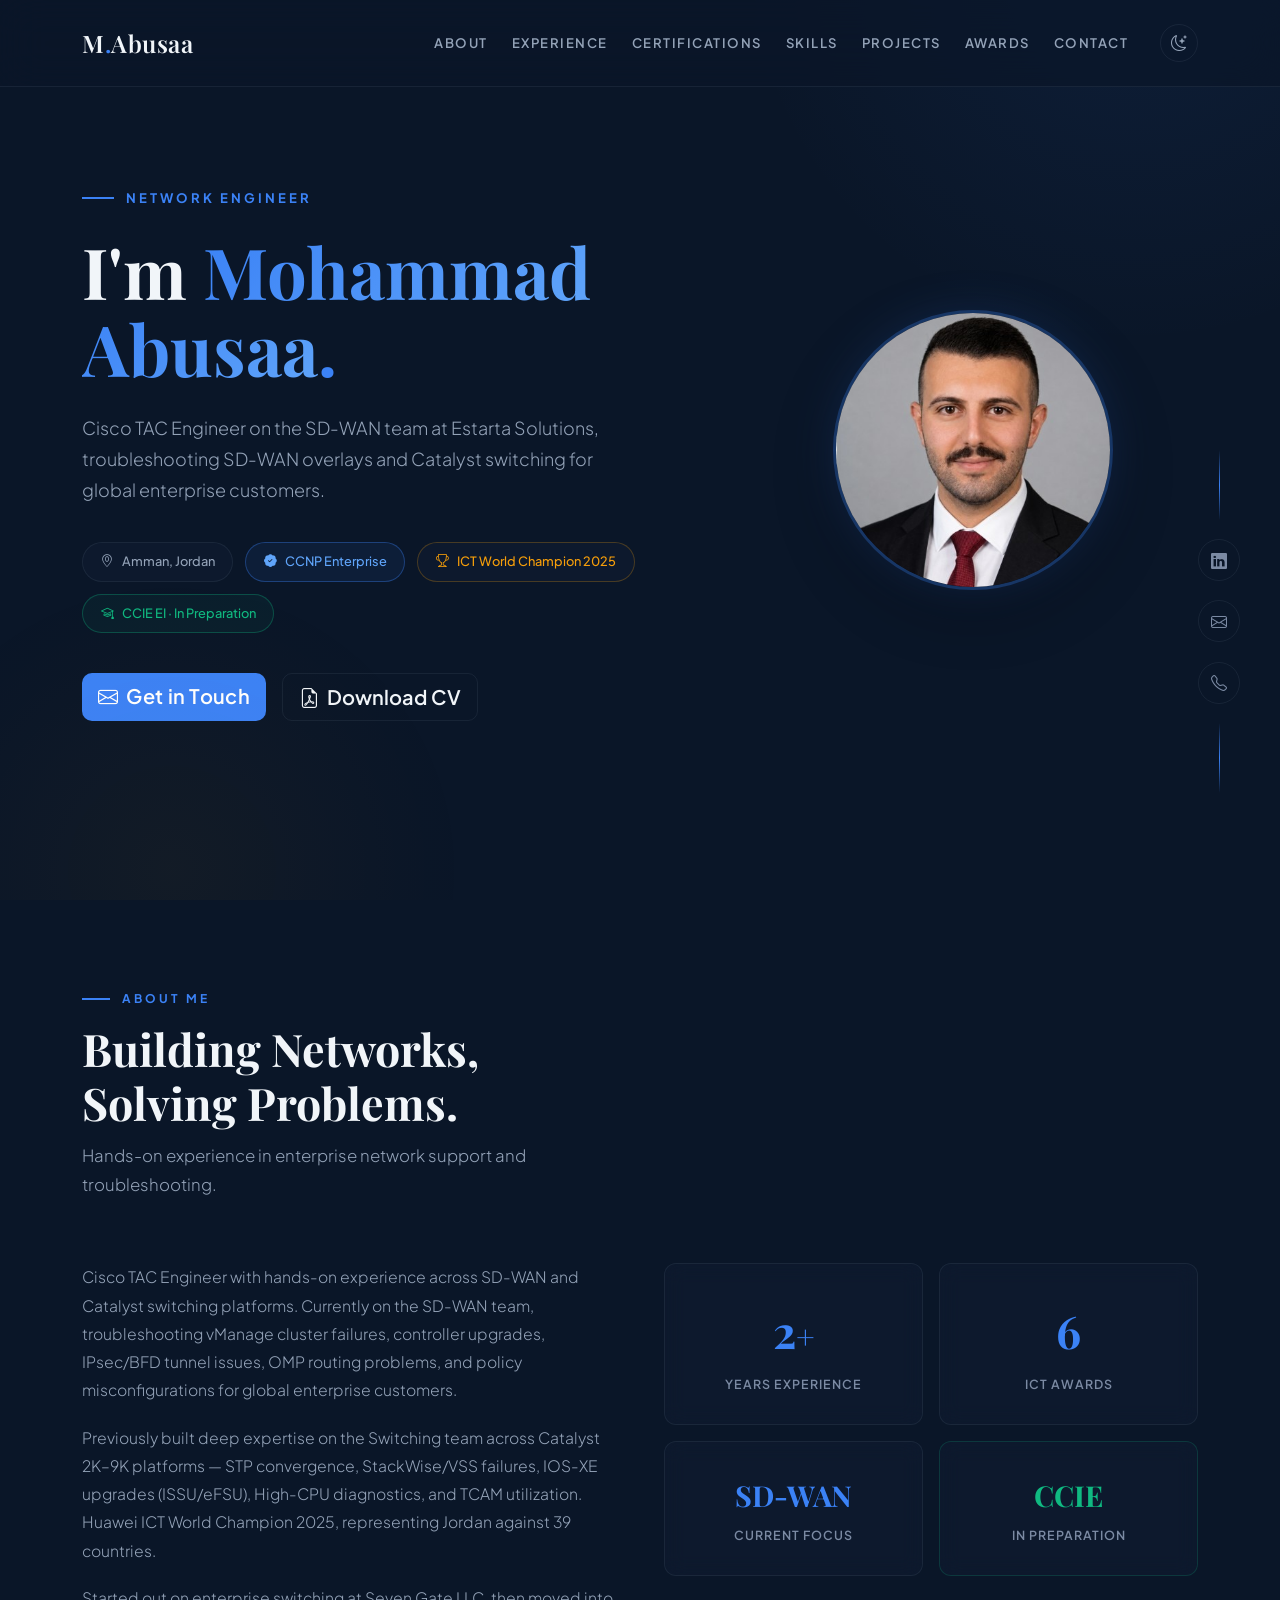
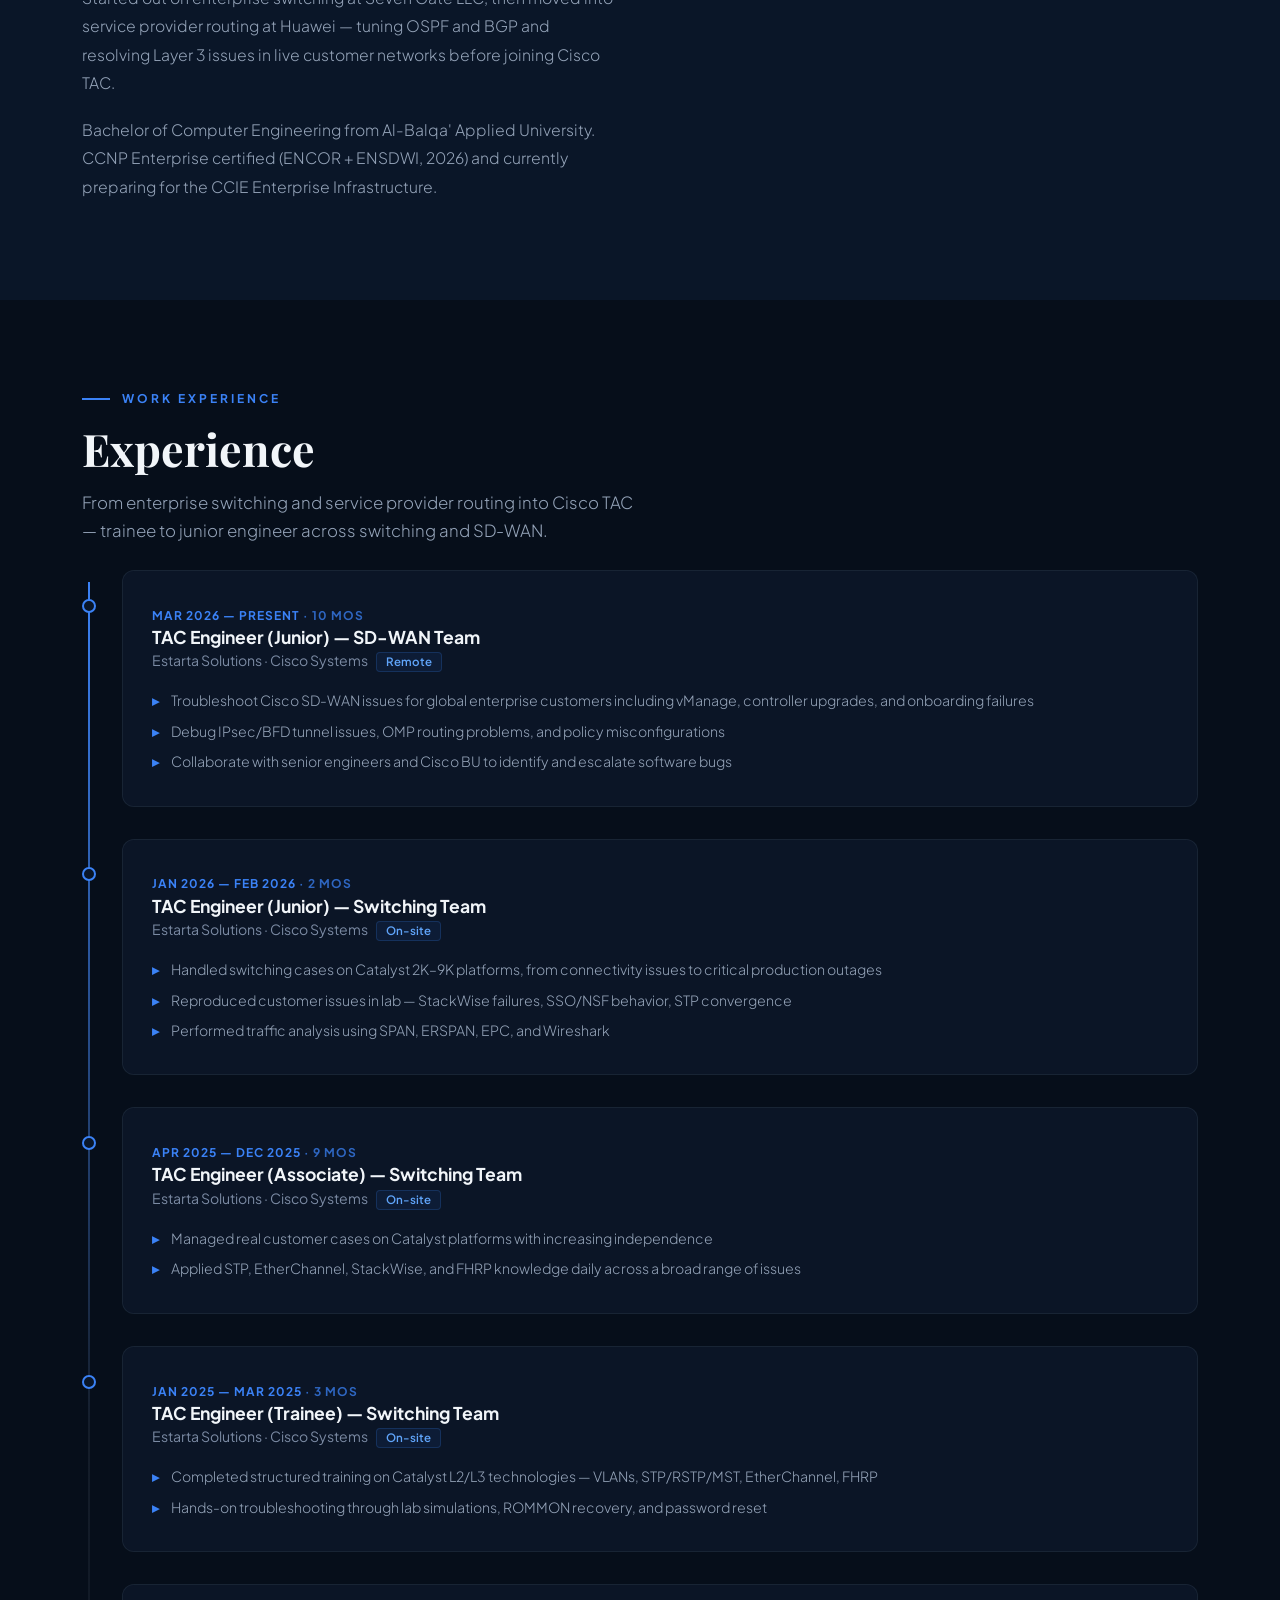
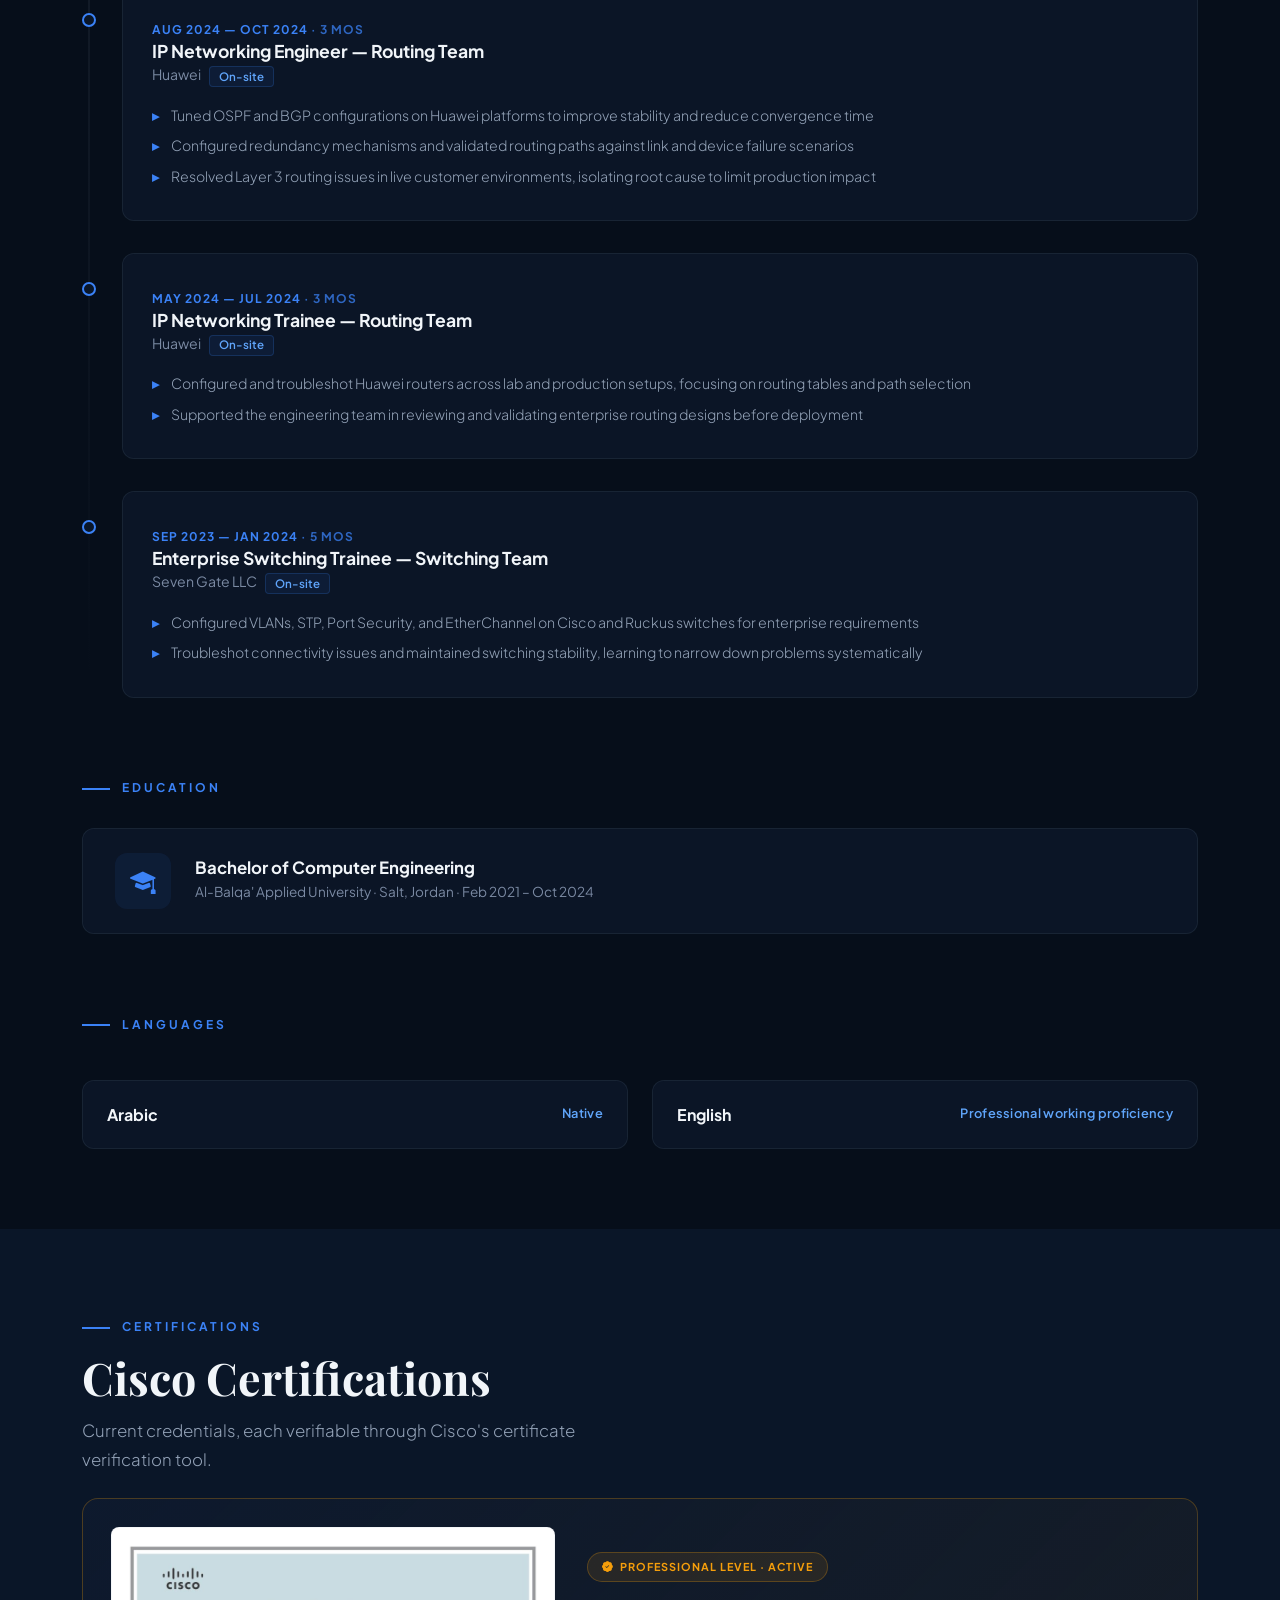
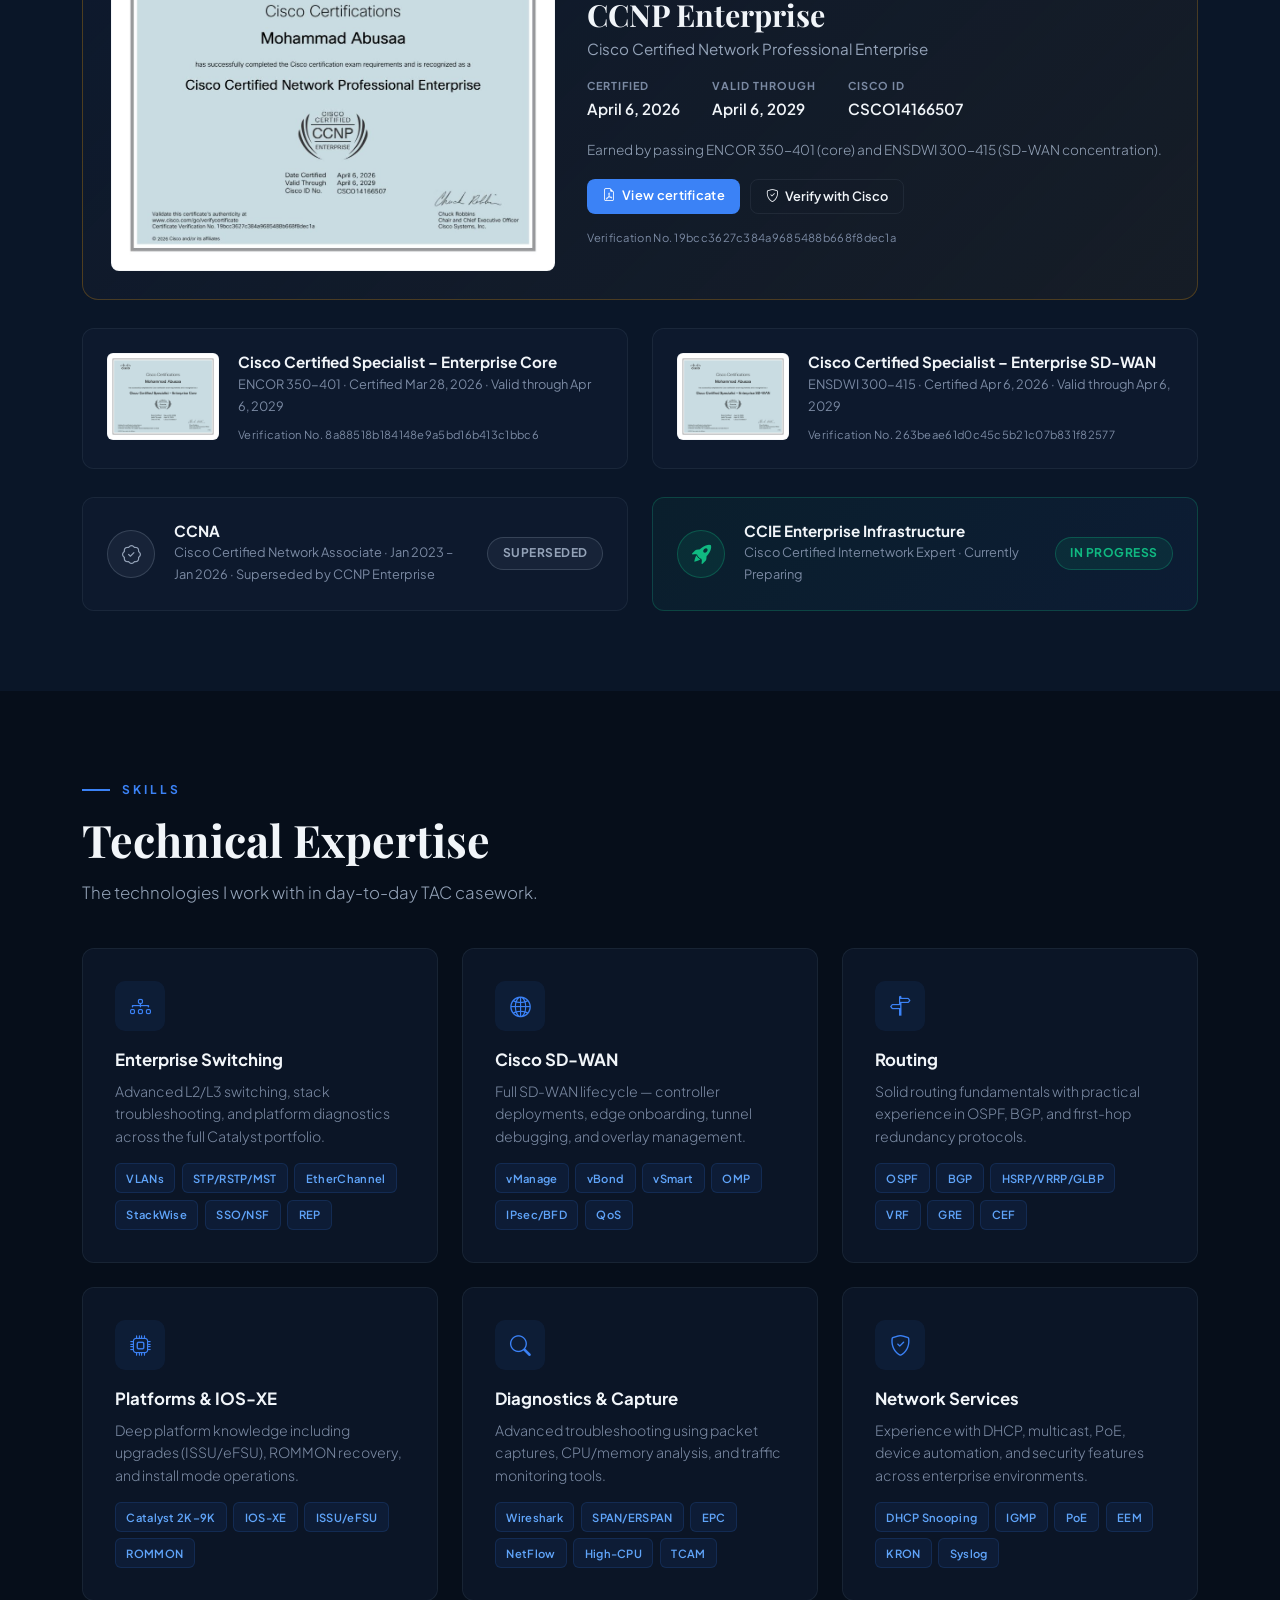
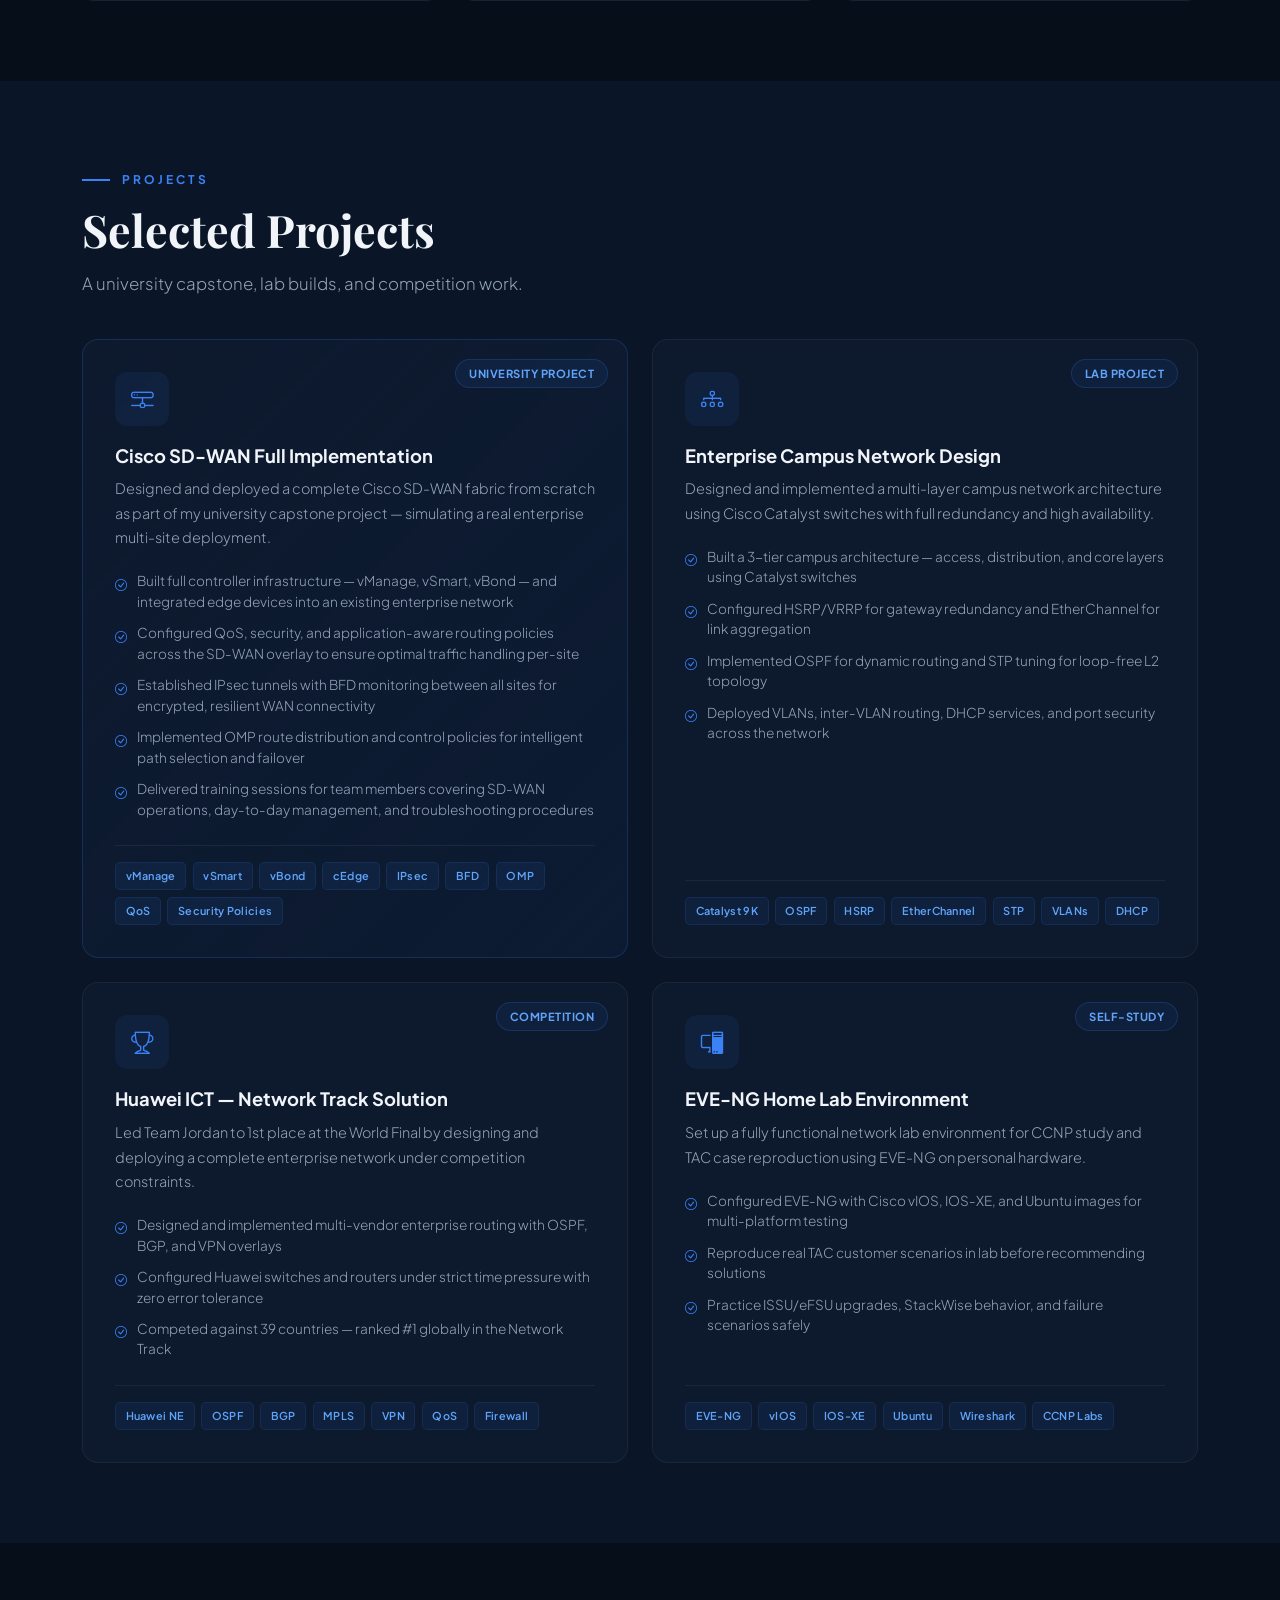
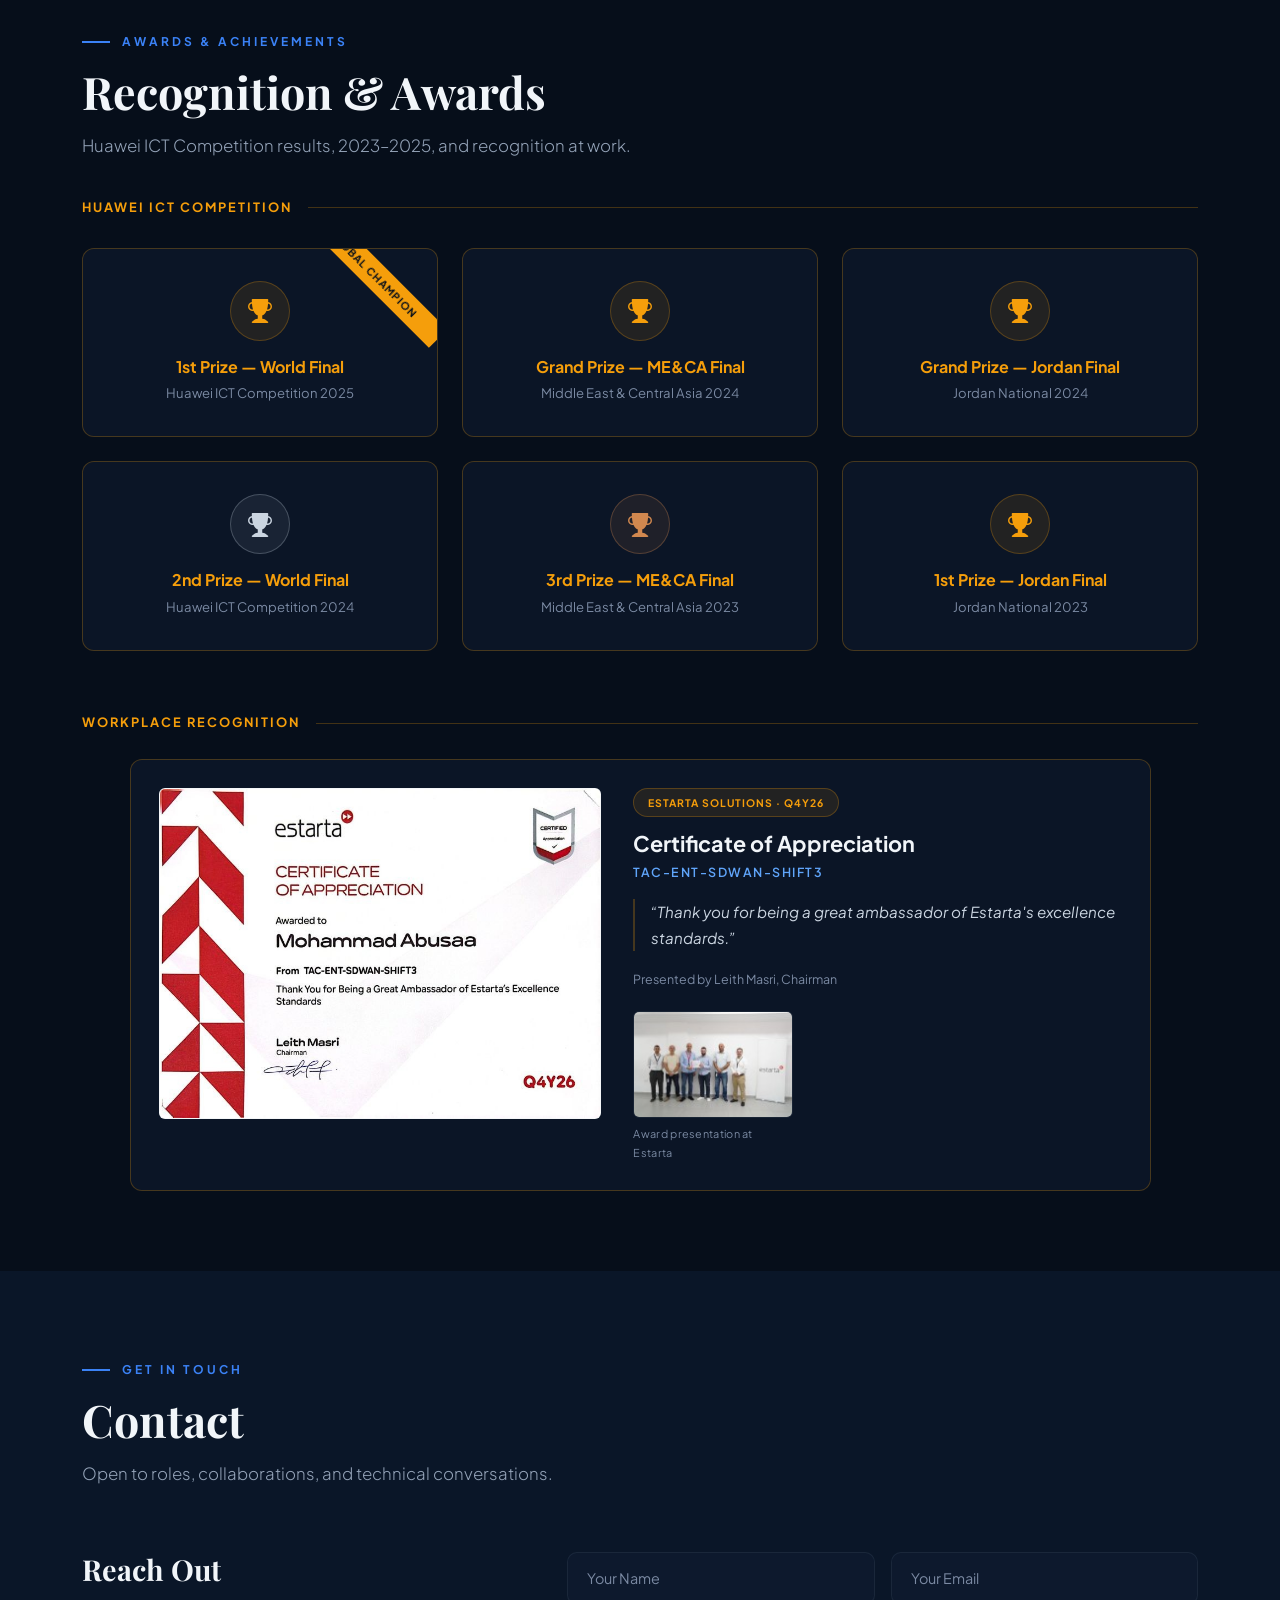
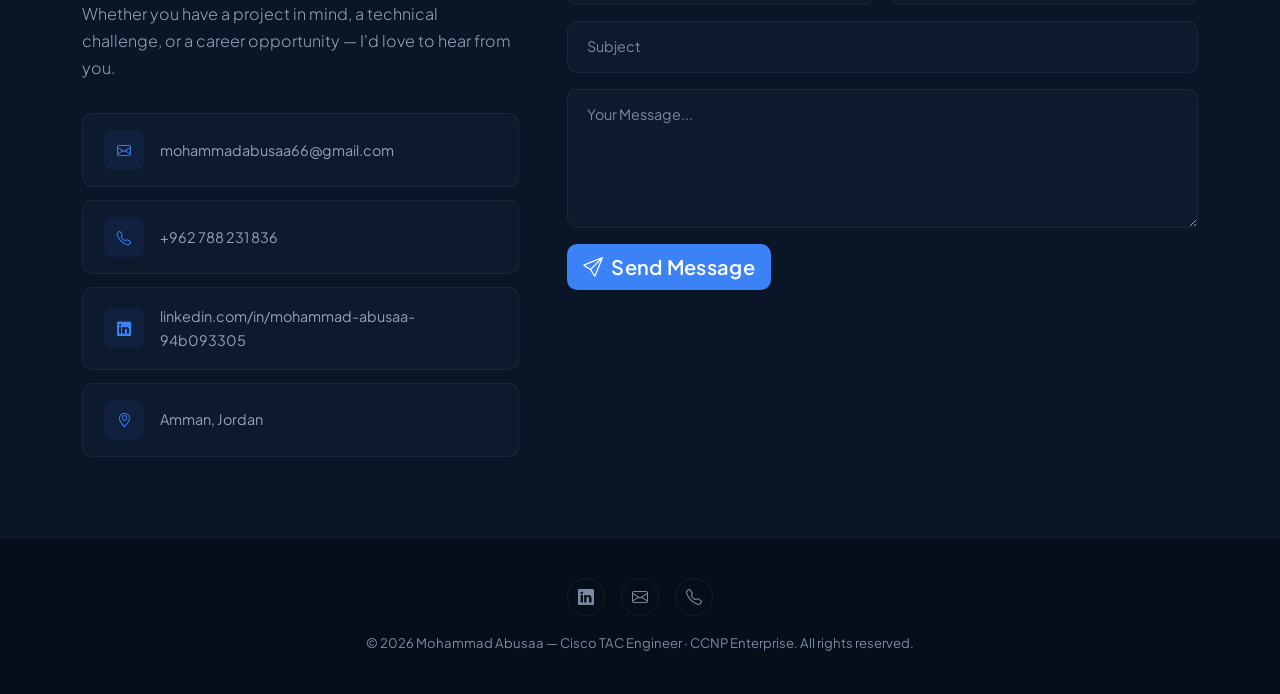
<file: index.html>
<!DOCTYPE html>
<html lang="en">
<head>
  <meta charset="UTF-8">
  <meta name="viewport" content="width=device-width, initial-scale=1.0">
  <meta name="description" content="Mohammad Abusaa — Cisco TAC Engineer (SD-WAN &amp; Catalyst switching) in Amman, Jordan. CCNP Enterprise certified, Huawei ICT Competition World Champion 2025, preparing for the CCIE Enterprise Infrastructure.">
  <meta name="author" content="Mohammad Abusaa">
  <meta name="theme-color" content="#0a1628">
  <link rel="canonical" href="https://mohammadabusaa.com/">

  <!-- Open Graph / Twitter -->
  <meta property="og:type" content="website">
  <meta property="og:site_name" content="Mohammad Abusaa">
  <meta property="og:title" content="Mohammad Abusaa — Cisco TAC Engineer · CCNP Enterprise">
  <meta property="og:description" content="Cisco TAC Engineer specializing in SD-WAN and Catalyst switching. CCNP Enterprise certified. Huawei ICT Competition World Champion 2025.">
  <meta property="og:url" content="https://mohammadabusaa.com/">
  <meta property="og:image" content="https://mohammadabusaa.com/assets/img/og-image.jpg">
  <meta property="og:image:width" content="1200">
  <meta property="og:image:height" content="630">
  <meta property="og:image:alt" content="Mohammad Abusaa — Cisco TAC Engineer, CCNP Enterprise">
  <meta name="twitter:card" content="summary_large_image">
  <meta name="twitter:title" content="Mohammad Abusaa — Cisco TAC Engineer · CCNP Enterprise">
  <meta name="twitter:description" content="Cisco TAC Engineer specializing in SD-WAN and Catalyst switching. CCNP Enterprise certified. Huawei ICT Competition World Champion 2025.">
  <meta name="twitter:image" content="https://mohammadabusaa.com/assets/img/og-image.jpg">

  <title>Mohammad Abusaa — Cisco TAC Engineer · CCNP Enterprise</title>

  <!-- Icons -->
  <link rel="icon" type="image/svg+xml" href="data:image/svg+xml,%3Csvg xmlns='http://www.w3.org/2000/svg' viewBox='0 0 100 100'%3E%3Ccircle cx='50' cy='50' r='45' fill='%230a1628' stroke='%233b82f6' stroke-width='4'/%3E%3Ctext x='50' y='62' font-size='40' text-anchor='middle' fill='%233b82f6' font-family='Arial' font-weight='bold'%3EMA%3C/text%3E%3C/svg%3E">
  <link rel="apple-touch-icon" href="assets/img/apple-touch-icon.png">

  <!-- Connect early to the CDNs used below -->
  <link rel="preconnect" href="https://fonts.googleapis.com">
  <link rel="preconnect" href="https://fonts.gstatic.com" crossorigin>
  <link rel="preconnect" href="https://cdn.jsdelivr.net" crossorigin>

  <!-- Structured data -->
  <script type="application/ld+json">
  {
    "@context": "https://schema.org",
    "@type": "Person",
    "name": "Mohammad Abusaa",
    "url": "https://mohammadabusaa.com/",
    "image": "https://mohammadabusaa.com/photo.jpg",
    "jobTitle": "TAC Engineer — SD-WAN",
    "worksFor": { "@type": "Organization", "name": "Estarta Solutions" },
    "alumniOf": { "@type": "CollegeOrUniversity", "name": "Al-Balqa' Applied University" },
    "address": { "@type": "PostalAddress", "addressLocality": "Amman", "addressCountry": "JO" },
    "email": "mailto:mohammadabusaa66@gmail.com",
    "telephone": "+962788231836",
    "sameAs": ["https://www.linkedin.com/in/mohammad-abusaa-94b093305/"],
    "knowsAbout": ["Cisco SD-WAN", "Catalyst Switching", "IOS-XE", "OSPF", "BGP", "Network Troubleshooting"],
    "hasCredential": [
      { "@type": "EducationalOccupationalCredential", "name": "Cisco Certified Network Professional Enterprise", "credentialCategory": "certification", "recognizedBy": { "@type": "Organization", "name": "Cisco" }, "dateCreated": "2026-04-06", "expires": "2029-04-06" },
      { "@type": "EducationalOccupationalCredential", "name": "Cisco Certified Specialist – Enterprise Core", "credentialCategory": "certification", "recognizedBy": { "@type": "Organization", "name": "Cisco" }, "dateCreated": "2026-03-28", "expires": "2029-04-06" },
      { "@type": "EducationalOccupationalCredential", "name": "Cisco Certified Specialist – Enterprise SD-WAN", "credentialCategory": "certification", "recognizedBy": { "@type": "Organization", "name": "Cisco" }, "dateCreated": "2026-04-06", "expires": "2029-04-06" },
      { "@type": "EducationalOccupationalCredential", "name": "Cisco Certified Network Associate", "credentialCategory": "certification", "recognizedBy": { "@type": "Organization", "name": "Cisco" }, "dateCreated": "2023-01-12", "expires": "2026-01-12" }
    ],
    "award": [
      "1st Prize — Huawei ICT Competition World Final 2025",
      "2nd Prize — Huawei ICT Competition World Final 2024",
      "Grand Prize — Huawei ICT Competition Middle East & Central Asia Final 2024",
      "Certificate of Appreciation — Estarta Solutions, Q4Y26"
    ]
  }
  </script>

  <!-- Bootstrap 5 CSS -->
  <link href="https://cdn.jsdelivr.net/npm/bootstrap@5.3.3/dist/css/bootstrap.min.css" rel="stylesheet">

  <!-- Bootstrap Icons -->
  <link href="https://cdn.jsdelivr.net/npm/bootstrap-icons@1.11.3/font/bootstrap-icons.css" rel="stylesheet">

  <!-- AOS - Animate on Scroll -->
  <link href="https://cdn.jsdelivr.net/npm/aos@2.3.4/dist/aos.css" rel="stylesheet">

  <!-- Google Fonts -->
  <link href="https://fonts.googleapis.com/css2?family=Playfair+Display:wght@400;500;600;700&family=Plus+Jakarta+Sans:wght@300;400;500;600;700&display=swap" rel="stylesheet">

  <!-- Custom CSS -->
  <link rel="stylesheet" href="css/style.css">
</head>
<body>

  <a class="skip-link" href="#main">Skip to content</a>

  <!-- ═══════════════════════════════════════════ -->
  <!-- NAVBAR                                      -->
  <!-- ═══════════════════════════════════════════ -->
  <nav class="navbar navbar-expand-lg fixed-top" id="mainNav" aria-label="Main">
    <div class="container">
      <a class="navbar-brand" href="#">M<span class="text-accent">.</span>Abusaa</a>
      <button class="navbar-toggler" type="button" data-bs-toggle="collapse" data-bs-target="#navMenu"
              aria-controls="navMenu" aria-expanded="false" aria-label="Toggle navigation">
        <span class="navbar-toggler-icon"></span>
      </button>
      <div class="collapse navbar-collapse justify-content-end" id="navMenu">
        <ul class="navbar-nav gap-lg-3 gap-xl-4 align-items-lg-center">
          <li class="nav-item"><a class="nav-link" href="#about">About</a></li>
          <li class="nav-item"><a class="nav-link" href="#experience">Experience</a></li>
          <li class="nav-item"><a class="nav-link" href="#certifications">Certifications</a></li>
          <li class="nav-item"><a class="nav-link" href="#skills">Skills</a></li>
          <li class="nav-item"><a class="nav-link" href="#projects">Projects</a></li>
          <li class="nav-item"><a class="nav-link" href="#awards">Awards</a></li>
          <li class="nav-item"><a class="nav-link" href="#contact">Contact</a></li>
          <li class="nav-item ms-lg-2">
            <button class="theme-toggle" id="themeToggle" type="button" title="Toggle theme" aria-label="Toggle light and dark theme" aria-pressed="false">
              <i class="bi bi-moon-stars" id="themeIcon"></i>
            </button>
          </li>
        </ul>
      </div>
    </div>
  </nav>

  <main id="main">

  <!-- ═══════════════════════════════════════════ -->
  <!-- HERO                                        -->
  <!-- ═══════════════════════════════════════════ -->
  <header class="hero-section" id="hero">
    <div class="container position-relative">
      <div class="row align-items-center min-vh-100">
        <div class="col-lg-7">
          <p class="hero-greeting hero-anim hero-anim-1">
            <span class="greeting-line"></span> Network Engineer
          </p>
          <h1 class="hero-title hero-anim hero-anim-2">
            I'm <span class="text-gradient">Mohammad</span><br>
            <span class="text-gradient">Abusaa</span><span class="text-accent">.</span>
          </h1>
          <p class="hero-subtitle hero-anim hero-anim-3">
            Cisco TAC Engineer on the SD-WAN team at Estarta Solutions, troubleshooting SD-WAN overlays and Catalyst switching for global enterprise customers.
          </p>
          <div class="hero-badges hero-anim hero-anim-4">
            <span class="badge-custom">
              <i class="bi bi-geo-alt" aria-hidden="true"></i> Amman, Jordan
            </span>
            <span class="badge-custom badge-blue">
              <i class="bi bi-patch-check-fill" aria-hidden="true"></i> CCNP Enterprise
            </span>
            <span class="badge-custom badge-gold">
              <i class="bi bi-trophy" aria-hidden="true"></i> ICT World Champion 2025
            </span>
            <span class="badge-custom badge-ccie">
              <i class="bi bi-mortarboard" aria-hidden="true"></i> CCIE EI · In Preparation
            </span>
          </div>
          <div class="hero-cta hero-anim hero-anim-5">
            <a href="#contact" class="btn btn-accent btn-lg">
              <i class="bi bi-envelope me-2" aria-hidden="true"></i>Get in Touch
            </a>
            <a href="Mohammad_Abusaa_CV.pdf" target="_blank" rel="noopener noreferrer" class="btn btn-outline-light btn-lg">
              <i class="bi bi-file-earmark-pdf me-2" aria-hidden="true"></i>Download CV
            </a>
          </div>
        </div>
        <div class="col-lg-5 d-none d-lg-flex justify-content-center align-items-center hero-anim hero-anim-6">
          <div class="hero-photo">
            <img src="photo.jpg" alt="Portrait of Mohammad Abusaa" width="400" height="400" loading="eager" fetchpriority="high">
          </div>
        </div>
      </div>
    </div>
    <!-- Side social links -->
    <div class="hero-socials d-none d-lg-flex hero-anim hero-anim-6">
      <div class="social-line"></div>
      <a href="https://www.linkedin.com/in/mohammad-abusaa-94b093305/" target="_blank" rel="noopener noreferrer" title="LinkedIn" aria-label="LinkedIn profile"><i class="bi bi-linkedin" aria-hidden="true"></i></a>
      <a href="mailto:mohammadabusaa66@gmail.com" title="Email" aria-label="Send an email"><i class="bi bi-envelope" aria-hidden="true"></i></a>
      <a href="tel:+962788231836" title="Phone" aria-label="Call by phone"><i class="bi bi-telephone" aria-hidden="true"></i></a>
      <div class="social-line"></div>
    </div>
  </header>


  <!-- ═══════════════════════════════════════════ -->
  <!-- ABOUT                                       -->
  <!-- ═══════════════════════════════════════════ -->
  <section class="section-padding" id="about">
    <div class="container">
      <div class="section-header" data-aos="fade-up">
        <span class="section-label"><span class="label-line"></span> About Me</span>
        <h2 class="section-title">Building Networks,<br>Solving Problems.</h2>
        <p class="section-subtitle">Hands-on experience in enterprise network support and troubleshooting.</p>
      </div>

      <div class="row g-5 mt-2">
        <div class="col-lg-6" data-aos="fade-right">
          <div class="about-text">
            <p>Cisco TAC Engineer with hands-on experience across SD-WAN and Catalyst switching platforms. Currently on the SD-WAN team, troubleshooting vManage cluster failures, controller upgrades, IPsec/BFD tunnel issues, OMP routing problems, and policy misconfigurations for global enterprise customers.</p>
            <p>Previously built deep expertise on the Switching team across Catalyst 2K–9K platforms — STP convergence, StackWise/VSS failures, IOS-XE upgrades (ISSU/eFSU), High-CPU diagnostics, and TCAM utilization. Huawei ICT World Champion 2025, representing Jordan against 39 countries.</p>
            <p>Started out on enterprise switching at Seven Gate LLC, then moved into service provider routing at Huawei — tuning OSPF and BGP and resolving Layer 3 issues in live customer networks before joining Cisco TAC.</p>
            <p>Bachelor of Computer Engineering from Al-Balqa' Applied University. CCNP Enterprise certified (ENCOR + ENSDWI, 2026) and currently preparing for the CCIE Enterprise Infrastructure.</p>
          </div>
        </div>
        <div class="col-lg-6" data-aos="fade-left">
          <div class="row g-3">
            <div class="col-6">
              <div class="stat-card">
                <span class="stat-number" id="yearsExperience" data-count="2">0</span><span class="stat-plus">+</span>
                <span class="stat-label">Years Experience</span>
              </div>
            </div>
            <div class="col-6">
              <div class="stat-card">
                <span class="stat-number" data-count="6">0</span>
                <span class="stat-label">ICT Awards</span>
              </div>
            </div>
            <div class="col-6">
              <div class="stat-card stat-card-text">
                <span class="stat-big-text">SD-WAN</span>
                <span class="stat-label">Current Focus</span>
              </div>
            </div>
            <div class="col-6">
              <div class="stat-card stat-card-text stat-card-ccie">
                <span class="stat-big-text">CCIE</span>
                <span class="stat-label">In Preparation</span>
              </div>
            </div>
          </div>
        </div>
      </div>
    </div>
  </section>

  <!-- ═══════════════════════════════════════════ -->
  <!-- EXPERIENCE                                  -->
  <!-- ═══════════════════════════════════════════ -->
  <section class="section-padding section-alt" id="experience">
    <div class="container">
      <div class="section-header" data-aos="fade-up">
        <span class="section-label"><span class="label-line"></span> Work Experience</span>
        <h2 class="section-title">Experience</h2>
        <p class="section-subtitle">From enterprise switching and service provider routing into Cisco TAC — trainee to junior engineer across switching and SD-WAN.</p>
      </div>

      <div class="timeline mt-4">
        <!-- SD-WAN -->
        <div class="timeline-item" data-aos="fade-up" data-aos-delay="100">
          <div class="timeline-dot"></div>
          <div class="timeline-content">
            <span class="timeline-date" data-start="2026-03">Mar 2026 — Present</span>
            <h3>TAC Engineer (Junior) — SD-WAN Team</h3>
            <h4>Estarta Solutions · Cisco Systems <span class="work-mode">Remote</span></h4>
            <ul>
              <li>Troubleshoot Cisco SD-WAN issues for global enterprise customers including vManage, controller upgrades, and onboarding failures</li>
              <li>Debug IPsec/BFD tunnel issues, OMP routing problems, and policy misconfigurations</li>
              <li>Collaborate with senior engineers and Cisco BU to identify and escalate software bugs</li>
            </ul>
          </div>
        </div>

        <!-- Switching Junior -->
        <div class="timeline-item" data-aos="fade-up" data-aos-delay="200">
          <div class="timeline-dot"></div>
          <div class="timeline-content">
            <span class="timeline-date" data-start="2026-01" data-end="2026-02">Jan 2026 — Feb 2026</span>
            <h3>TAC Engineer (Junior) — Switching Team</h3>
            <h4>Estarta Solutions · Cisco Systems <span class="work-mode">On-site</span></h4>
            <ul>
              <li>Handled switching cases on Catalyst 2K–9K platforms, from connectivity issues to critical production outages</li>
              <li>Reproduced customer issues in lab — StackWise failures, SSO/NSF behavior, STP convergence</li>
              <li>Performed traffic analysis using SPAN, ERSPAN, EPC, and Wireshark</li>
            </ul>
          </div>
        </div>

        <!-- Switching Associate -->
        <div class="timeline-item" data-aos="fade-up" data-aos-delay="300">
          <div class="timeline-dot"></div>
          <div class="timeline-content">
            <span class="timeline-date" data-start="2025-04" data-end="2025-12">Apr 2025 — Dec 2025</span>
            <h3>TAC Engineer (Associate) — Switching Team</h3>
            <h4>Estarta Solutions · Cisco Systems <span class="work-mode">On-site</span></h4>
            <ul>
              <li>Managed real customer cases on Catalyst platforms with increasing independence</li>
              <li>Applied STP, EtherChannel, StackWise, and FHRP knowledge daily across a broad range of issues</li>
            </ul>
          </div>
        </div>

        <!-- Switching Trainee -->
        <div class="timeline-item" data-aos="fade-up" data-aos-delay="400">
          <div class="timeline-dot"></div>
          <div class="timeline-content">
            <span class="timeline-date" data-start="2025-01" data-end="2025-03">Jan 2025 — Mar 2025</span>
            <h3>TAC Engineer (Trainee) — Switching Team</h3>
            <h4>Estarta Solutions · Cisco Systems <span class="work-mode">On-site</span></h4>
            <ul>
              <li>Completed structured training on Catalyst L2/L3 technologies — VLANs, STP/RSTP/MST, EtherChannel, FHRP</li>
              <li>Hands-on troubleshooting through lab simulations, ROMMON recovery, and password reset</li>
            </ul>
          </div>
        </div>

        <!-- Huawei Engineer -->
        <div class="timeline-item" data-aos="fade-up" data-aos-delay="500">
          <div class="timeline-dot"></div>
          <div class="timeline-content">
            <span class="timeline-date" data-start="2024-08" data-end="2024-10">Aug 2024 — Oct 2024</span>
            <h3>IP Networking Engineer — Routing Team</h3>
            <h4>Huawei <span class="work-mode">On-site</span></h4>
            <ul>
              <li>Tuned OSPF and BGP configurations on Huawei platforms to improve stability and reduce convergence time</li>
              <li>Configured redundancy mechanisms and validated routing paths against link and device failure scenarios</li>
              <li>Resolved Layer 3 routing issues in live customer environments, isolating root cause to limit production impact</li>
            </ul>
          </div>
        </div>

        <!-- Huawei Trainee -->
        <div class="timeline-item" data-aos="fade-up" data-aos-delay="600">
          <div class="timeline-dot"></div>
          <div class="timeline-content">
            <span class="timeline-date" data-start="2024-05" data-end="2024-07">May 2024 — Jul 2024</span>
            <h3>IP Networking Trainee — Routing Team</h3>
            <h4>Huawei <span class="work-mode">On-site</span></h4>
            <ul>
              <li>Configured and troubleshot Huawei routers across lab and production setups, focusing on routing tables and path selection</li>
              <li>Supported the engineering team in reviewing and validating enterprise routing designs before deployment</li>
            </ul>
          </div>
        </div>

        <!-- Seven Gate -->
        <div class="timeline-item" data-aos="fade-up" data-aos-delay="700">
          <div class="timeline-dot"></div>
          <div class="timeline-content">
            <span class="timeline-date" data-start="2023-09" data-end="2024-01">Sep 2023 — Jan 2024</span>
            <h3>Enterprise Switching Trainee — Switching Team</h3>
            <h4>Seven Gate LLC <span class="work-mode">On-site</span></h4>
            <ul>
              <li>Configured VLANs, STP, Port Security, and EtherChannel on Cisco and Ruckus switches for enterprise requirements</li>
              <li>Troubleshot connectivity issues and maintained switching stability, learning to narrow down problems systematically</li>
            </ul>
          </div>
        </div>

      </div>

      <!-- Education -->
      <div class="mt-5 pt-4" data-aos="fade-up">
        <span class="section-label"><span class="label-line"></span> Education</span>
        <div class="edu-card mt-3">
          <div class="edu-icon"><i class="bi bi-mortarboard-fill" aria-hidden="true"></i></div>
          <div>
            <h4>Bachelor of Computer Engineering</h4>
            <p>Al-Balqa' Applied University · Salt, Jordan · Feb 2021 – Oct 2024</p>
          </div>
        </div>
      </div>

      <!-- Languages -->
      <div class="mt-5 pt-4" data-aos="fade-up">
        <span class="section-label"><span class="label-line"></span> Languages</span>
        <div class="row g-4 mt-2">
          <div class="col-md-6">
            <div class="lang-card">
              <span class="lang-name">Arabic</span>
              <span class="lang-level">Native</span>
            </div>
          </div>
          <div class="col-md-6">
            <div class="lang-card">
              <span class="lang-name">English</span>
              <span class="lang-level">Professional working proficiency</span>
            </div>
          </div>
        </div>
      </div>
    </div>
  </section>

  <!-- ═══════════════════════════════════════════ -->
  <!-- CERTIFICATIONS                              -->
  <!-- ═══════════════════════════════════════════ -->
  <section class="section-padding" id="certifications">
    <div class="container">
      <div class="section-header" data-aos="fade-up">
        <span class="section-label"><span class="label-line"></span> Certifications</span>
        <h2 class="section-title">Cisco Certifications</h2>
        <p class="section-subtitle">Current credentials, each verifiable through Cisco's certificate verification tool.</p>
      </div>

      <!-- Featured — CCNP Enterprise -->
      <div class="cert-featured mt-4" data-aos="fade-up">
        <a class="cert-featured-preview" href="assets/certs/cisco-ccnp-enterprise.pdf" target="_blank" rel="noopener noreferrer"
           aria-label="Open the CCNP Enterprise certificate (PDF)">
          <img src="assets/certs/cisco-ccnp-enterprise.jpg"
               alt="Cisco Certified Network Professional Enterprise certificate awarded to Mohammad Abusaa, certified April 6, 2026"
               loading="lazy" width="1000" height="773">
        </a>
        <div class="cert-featured-body">
          <span class="cert-level"><i class="bi bi-patch-check-fill" aria-hidden="true"></i> Professional Level · Active</span>
          <h3>CCNP Enterprise</h3>
          <p class="cert-fullname">Cisco Certified Network Professional Enterprise</p>
          <dl class="cert-meta">
            <div><dt>Certified</dt><dd>April 6, 2026</dd></div>
            <div><dt>Valid through</dt><dd>April 6, 2029</dd></div>
            <div><dt>Cisco ID</dt><dd>CSCO14166507</dd></div>
          </dl>
          <p class="cert-note">Earned by passing ENCOR 350-401 (core) and ENSDWI 300-415 (SD-WAN concentration).</p>
          <div class="cert-actions">
            <a href="assets/certs/cisco-ccnp-enterprise.pdf" target="_blank" rel="noopener noreferrer" class="btn btn-accent btn-sm">
              <i class="bi bi-file-earmark-pdf me-1" aria-hidden="true"></i> View certificate
            </a>
            <a href="https://www.cisco.com/go/verifycertificate" target="_blank" rel="noopener noreferrer" class="btn btn-outline-light btn-sm">
              <i class="bi bi-shield-check me-1" aria-hidden="true"></i> Verify with Cisco
            </a>
          </div>
          <span class="cert-verify">Verification No. 19bcc3627c384a9685488b668f8dec1a</span>
        </div>
      </div>

      <div class="row g-4 mt-1" data-aos="fade-up" data-aos-delay="100">
        <div class="col-lg-6">
          <div class="cert-card cert-card-doc">
            <a class="cert-thumb" href="assets/certs/cisco-specialist-enterprise-core.pdf" target="_blank" rel="noopener noreferrer"
               aria-label="Open the Cisco Certified Specialist – Enterprise Core certificate (PDF)">
              <img src="assets/certs/cisco-specialist-enterprise-core.jpg" alt="" loading="lazy" width="1000" height="773">
            </a>
            <div>
              <h4>Cisco Certified Specialist – Enterprise Core</h4>
              <p>ENCOR 350-401 · Certified Mar 28, 2026 · Valid through Apr 6, 2029</p>
              <span class="cert-verify">Verification No. 8a88518b184148e9a5bd16b413c1bbc6</span>
            </div>
          </div>
        </div>
        <div class="col-lg-6">
          <div class="cert-card cert-card-doc">
            <a class="cert-thumb" href="assets/certs/cisco-specialist-enterprise-sdwan.pdf" target="_blank" rel="noopener noreferrer"
               aria-label="Open the Cisco Certified Specialist – Enterprise SD-WAN certificate (PDF)">
              <img src="assets/certs/cisco-specialist-enterprise-sdwan.jpg" alt="" loading="lazy" width="1000" height="773">
            </a>
            <div>
              <h4>Cisco Certified Specialist – Enterprise SD-WAN</h4>
              <p>ENSDWI 300-415 · Certified Apr 6, 2026 · Valid through Apr 6, 2029</p>
              <span class="cert-verify">Verification No. 263beae61d0c45c5b21c07b831f82577</span>
            </div>
          </div>
        </div>
      </div>

      <div class="row g-4 mt-1" data-aos="fade-up" data-aos-delay="150">
        <div class="col-lg-6">
          <div class="cert-card cert-card-past">
            <div class="cert-icon cert-icon-past"><i class="bi bi-patch-check" aria-hidden="true"></i></div>
            <div>
              <h4>CCNA</h4>
              <p>Cisco Certified Network Associate · Jan 2023 – Jan 2026 · Superseded by CCNP Enterprise</p>
            </div>
            <span class="cert-status-badge cert-status-past">Superseded</span>
          </div>
        </div>
        <div class="col-lg-6">
          <div class="cert-card cert-card-ccie">
            <div class="cert-icon cert-icon-ccie"><i class="bi bi-rocket-takeoff-fill" aria-hidden="true"></i></div>
            <div>
              <h4>CCIE Enterprise Infrastructure</h4>
              <p>Cisco Certified Internetwork Expert · Currently Preparing</p>
            </div>
            <span class="cert-status-badge">In Progress</span>
          </div>
        </div>
      </div>
    </div>
  </section>

  <!-- ═══════════════════════════════════════════ -->
  <!-- SKILLS                                      -->
  <!-- ═══════════════════════════════════════════ -->
  <section class="section-padding section-alt" id="skills">
    <div class="container">
      <div class="section-header" data-aos="fade-up">
        <span class="section-label"><span class="label-line"></span> Skills</span>
        <h2 class="section-title">Technical Expertise</h2>
        <p class="section-subtitle">The technologies I work with in day-to-day TAC casework.</p>
      </div>

      <div class="row g-4 mt-2">
        <div class="col-lg-4 col-md-6" data-aos="fade-up" data-aos-delay="100">
          <div class="skill-card">
            <div class="skill-icon"><i class="bi bi-diagram-3" aria-hidden="true"></i></div>
            <h3>Enterprise Switching</h3>
            <p>Advanced L2/L3 switching, stack troubleshooting, and platform diagnostics across the full Catalyst portfolio.</p>
            <div class="skill-tags">
              <span>VLANs</span><span>STP/RSTP/MST</span><span>EtherChannel</span>
              <span>StackWise</span><span>SSO/NSF</span><span>REP</span>
            </div>
          </div>
        </div>
        <div class="col-lg-4 col-md-6" data-aos="fade-up" data-aos-delay="200">
          <div class="skill-card">
            <div class="skill-icon"><i class="bi bi-globe2" aria-hidden="true"></i></div>
            <h3>Cisco SD-WAN</h3>
            <p>Full SD-WAN lifecycle — controller deployments, edge onboarding, tunnel debugging, and overlay management.</p>
            <div class="skill-tags">
              <span>vManage</span><span>vBond</span><span>vSmart</span>
              <span>OMP</span><span>IPsec/BFD</span><span>QoS</span>
            </div>
          </div>
        </div>
        <div class="col-lg-4 col-md-6" data-aos="fade-up" data-aos-delay="300">
          <div class="skill-card">
            <div class="skill-icon"><i class="bi bi-signpost-split" aria-hidden="true"></i></div>
            <h3>Routing</h3>
            <p>Solid routing fundamentals with practical experience in OSPF, BGP, and first-hop redundancy protocols.</p>
            <div class="skill-tags">
              <span>OSPF</span><span>BGP</span><span>HSRP/VRRP/GLBP</span>
              <span>VRF</span><span>GRE</span><span>CEF</span>
            </div>
          </div>
        </div>
        <div class="col-lg-4 col-md-6" data-aos="fade-up" data-aos-delay="400">
          <div class="skill-card">
            <div class="skill-icon"><i class="bi bi-cpu" aria-hidden="true"></i></div>
            <h3>Platforms & IOS-XE</h3>
            <p>Deep platform knowledge including upgrades (ISSU/eFSU), ROMMON recovery, and install mode operations.</p>
            <div class="skill-tags">
              <span>Catalyst 2K–9K</span><span>IOS-XE</span>
              <span>ISSU/eFSU</span><span>ROMMON</span>
            </div>
          </div>
        </div>
        <div class="col-lg-4 col-md-6" data-aos="fade-up" data-aos-delay="500">
          <div class="skill-card">
            <div class="skill-icon"><i class="bi bi-search" aria-hidden="true"></i></div>
            <h3>Diagnostics & Capture</h3>
            <p>Advanced troubleshooting using packet captures, CPU/memory analysis, and traffic monitoring tools.</p>
            <div class="skill-tags">
              <span>Wireshark</span><span>SPAN/ERSPAN</span><span>EPC</span>
              <span>NetFlow</span><span>High-CPU</span><span>TCAM</span>
            </div>
          </div>
        </div>
        <div class="col-lg-4 col-md-6" data-aos="fade-up" data-aos-delay="600">
          <div class="skill-card">
            <div class="skill-icon"><i class="bi bi-shield-check" aria-hidden="true"></i></div>
            <h3>Network Services</h3>
            <p>Experience with DHCP, multicast, PoE, device automation, and security features across enterprise environments.</p>
            <div class="skill-tags">
              <span>DHCP Snooping</span><span>IGMP</span><span>PoE</span>
              <span>EEM</span><span>KRON</span><span>Syslog</span>
            </div>
          </div>
        </div>
      </div>
    </div>
  </section>

  <!-- ═══════════════════════════════════════════ -->
  <!-- PROJECTS                                    -->
  <!-- ═══════════════════════════════════════════ -->
  <section class="section-padding" id="projects">
    <div class="container">
      <div class="section-header" data-aos="fade-up">
        <span class="section-label"><span class="label-line"></span> Projects</span>
        <h2 class="section-title">Selected Projects</h2>
        <p class="section-subtitle">A university capstone, lab builds, and competition work.</p>
      </div>

      <div class="row g-4 mt-2">
        <!-- SD-WAN Project -->
        <div class="col-lg-6" data-aos="fade-up" data-aos-delay="100">
          <div class="project-card project-featured">
            <div class="project-badge">University Project</div>
            <div class="project-icon"><i class="bi bi-hdd-network" aria-hidden="true"></i></div>
            <h3>Cisco SD-WAN Full Implementation</h3>
            <p>Designed and deployed a complete Cisco SD-WAN fabric from scratch as part of my university capstone project — simulating a real enterprise multi-site deployment.</p>
            <ul class="project-details">
              <li><i class="bi bi-check-circle" aria-hidden="true"></i> Built full controller infrastructure — vManage, vSmart, vBond — and integrated edge devices into an existing enterprise network</li>
              <li><i class="bi bi-check-circle" aria-hidden="true"></i> Configured QoS, security, and application-aware routing policies across the SD-WAN overlay to ensure optimal traffic handling per-site</li>
              <li><i class="bi bi-check-circle" aria-hidden="true"></i> Established IPsec tunnels with BFD monitoring between all sites for encrypted, resilient WAN connectivity</li>
              <li><i class="bi bi-check-circle" aria-hidden="true"></i> Implemented OMP route distribution and control policies for intelligent path selection and failover</li>
              <li><i class="bi bi-check-circle" aria-hidden="true"></i> Delivered training sessions for team members covering SD-WAN operations, day-to-day management, and troubleshooting procedures</li>
            </ul>
            <div class="project-tech">
              <span>vManage</span><span>vSmart</span><span>vBond</span><span>cEdge</span>
              <span>IPsec</span><span>BFD</span><span>OMP</span><span>QoS</span>
              <span>Security Policies</span>
            </div>
          </div>
        </div>

        <!-- Campus Design -->
        <div class="col-lg-6" data-aos="fade-up" data-aos-delay="200">
          <div class="project-card">
            <div class="project-badge">Lab Project</div>
            <div class="project-icon"><i class="bi bi-diagram-3" aria-hidden="true"></i></div>
            <h3>Enterprise Campus Network Design</h3>
            <p>Designed and implemented a multi-layer campus network architecture using Cisco Catalyst switches with full redundancy and high availability.</p>
            <ul class="project-details">
              <li><i class="bi bi-check-circle" aria-hidden="true"></i> Built a 3-tier campus architecture — access, distribution, and core layers using Catalyst switches</li>
              <li><i class="bi bi-check-circle" aria-hidden="true"></i> Configured HSRP/VRRP for gateway redundancy and EtherChannel for link aggregation</li>
              <li><i class="bi bi-check-circle" aria-hidden="true"></i> Implemented OSPF for dynamic routing and STP tuning for loop-free L2 topology</li>
              <li><i class="bi bi-check-circle" aria-hidden="true"></i> Deployed VLANs, inter-VLAN routing, DHCP services, and port security across the network</li>
            </ul>
            <div class="project-tech">
              <span>Catalyst 9K</span><span>OSPF</span><span>HSRP</span><span>EtherChannel</span>
              <span>STP</span><span>VLANs</span><span>DHCP</span>
            </div>
          </div>
        </div>

        <!-- Huawei Competition Project -->
        <div class="col-lg-6" data-aos="fade-up" data-aos-delay="300">
          <div class="project-card">
            <div class="project-badge">Competition</div>
            <div class="project-icon"><i class="bi bi-trophy" aria-hidden="true"></i></div>
            <h3>Huawei ICT — Network Track Solution</h3>
            <p>Led Team Jordan to 1st place at the World Final by designing and deploying a complete enterprise network under competition constraints.</p>
            <ul class="project-details">
              <li><i class="bi bi-check-circle" aria-hidden="true"></i> Designed and implemented multi-vendor enterprise routing with OSPF, BGP, and VPN overlays</li>
              <li><i class="bi bi-check-circle" aria-hidden="true"></i> Configured Huawei switches and routers under strict time pressure with zero error tolerance</li>
              <li><i class="bi bi-check-circle" aria-hidden="true"></i> Competed against 39 countries — ranked #1 globally in the Network Track</li>
            </ul>
            <div class="project-tech">
              <span>Huawei NE</span><span>OSPF</span><span>BGP</span><span>MPLS</span>
              <span>VPN</span><span>QoS</span><span>Firewall</span>
            </div>
          </div>
        </div>

        <!-- EVE-NG Lab -->
        <div class="col-lg-6" data-aos="fade-up" data-aos-delay="400">
          <div class="project-card">
            <div class="project-badge">Self-Study</div>
            <div class="project-icon"><i class="bi bi-pc-display" aria-hidden="true"></i></div>
            <h3>EVE-NG Home Lab Environment</h3>
            <p>Set up a fully functional network lab environment for CCNP study and TAC case reproduction using EVE-NG on personal hardware.</p>
            <ul class="project-details">
              <li><i class="bi bi-check-circle" aria-hidden="true"></i> Configured EVE-NG with Cisco vIOS, IOS-XE, and Ubuntu images for multi-platform testing</li>
              <li><i class="bi bi-check-circle" aria-hidden="true"></i> Reproduce real TAC customer scenarios in lab before recommending solutions</li>
              <li><i class="bi bi-check-circle" aria-hidden="true"></i> Practice ISSU/eFSU upgrades, StackWise behavior, and failure scenarios safely</li>
            </ul>
            <div class="project-tech">
              <span>EVE-NG</span><span>vIOS</span><span>IOS-XE</span><span>Ubuntu</span>
              <span>Wireshark</span><span>CCNP Labs</span>
            </div>
          </div>
        </div>
      </div>
    </div>
  </section>

  <!-- ═══════════════════════════════════════════ -->
  <!-- AWARDS & RECOGNITION                        -->
  <!-- ═══════════════════════════════════════════ -->
  <section class="section-padding section-alt" id="awards">
    <div class="container">
      <div class="section-header" data-aos="fade-up">
        <span class="section-label"><span class="label-line"></span> Awards & Achievements</span>
        <h2 class="section-title">Recognition & Awards</h2>
        <p class="section-subtitle">Huawei ICT Competition results, 2023–2025, and recognition at work.</p>
      </div>

      <div class="awards-subhead" data-aos="fade-up">
        <h3>Huawei ICT Competition</h3>
      </div>

      <div class="row g-4 mt-2">
        <div class="col-lg-4 col-md-6" data-aos="fade-up" data-aos-delay="100">
          <div class="award-card">
            <div class="award-icon award-gold" aria-hidden="true"><i class="bi bi-trophy-fill"></i></div>
            <h4>1st Prize — World Final</h4>
            <p>Huawei ICT Competition 2025</p>
            <span class="award-badge">Global Champion</span>
          </div>
        </div>
        <div class="col-lg-4 col-md-6" data-aos="fade-up" data-aos-delay="200">
          <div class="award-card">
            <div class="award-icon award-gold" aria-hidden="true"><i class="bi bi-trophy-fill"></i></div>
            <h4>Grand Prize — ME&CA Final</h4>
            <p>Middle East & Central Asia 2024</p>
          </div>
        </div>
        <div class="col-lg-4 col-md-6" data-aos="fade-up" data-aos-delay="300">
          <div class="award-card">
            <div class="award-icon award-gold" aria-hidden="true"><i class="bi bi-trophy-fill"></i></div>
            <h4>Grand Prize — Jordan Final</h4>
            <p>Jordan National 2024</p>
          </div>
        </div>
        <div class="col-lg-4 col-md-6" data-aos="fade-up" data-aos-delay="400">
          <div class="award-card">
            <div class="award-icon award-silver" aria-hidden="true"><i class="bi bi-trophy-fill"></i></div>
            <h4>2nd Prize — World Final</h4>
            <p>Huawei ICT Competition 2024</p>
          </div>
        </div>
        <div class="col-lg-4 col-md-6" data-aos="fade-up" data-aos-delay="500">
          <div class="award-card">
            <div class="award-icon award-bronze" aria-hidden="true"><i class="bi bi-trophy-fill"></i></div>
            <h4>3rd Prize — ME&CA Final</h4>
            <p>Middle East & Central Asia 2023</p>
          </div>
        </div>
        <div class="col-lg-4 col-md-6" data-aos="fade-up" data-aos-delay="600">
          <div class="award-card">
            <div class="award-icon award-gold" aria-hidden="true"><i class="bi bi-trophy-fill"></i></div>
            <h4>1st Prize — Jordan Final</h4>
            <p>Jordan National 2023</p>
          </div>
        </div>
      </div>

      <div class="awards-subhead awards-subhead-spaced" data-aos="fade-up">
        <h3>Workplace Recognition</h3>
      </div>

      <div class="row g-4 justify-content-center">
        <div class="col-lg-11" data-aos="fade-up" data-aos-delay="100">
          <div class="recognition-card">
            <a class="recognition-media" href="assets/img/estarta-certificate-q4y26.jpg" target="_blank" rel="noopener noreferrer"
               aria-label="View full-size Estarta Certificate of Appreciation">
              <img src="assets/img/estarta-certificate-q4y26.jpg"
                   alt="Estarta Certificate of Appreciation awarded to Mohammad Abusaa, TAC-ENT-SDWAN-SHIFT3, Q4Y26"
                   loading="lazy" width="800" height="597">
            </a>
            <div class="recognition-body">
              <span class="recognition-tag">Estarta Solutions · Q4Y26</span>
              <h4>Certificate of Appreciation</h4>
              <p class="recognition-team">TAC-ENT-SDWAN-SHIFT3</p>
              <p class="recognition-quote">“Thank you for being a great ambassador of Estarta's excellence standards.”</p>
              <span class="recognition-signer">Presented by Leith Masri, Chairman</span>

              <figure class="recognition-photo">
                <img src="assets/img/estarta-recognition-ceremony.jpg"
                     alt="Mohammad Abusaa with colleagues at the Estarta award presentation"
                     loading="lazy" width="160" height="106">
                <figcaption>Award presentation at Estarta</figcaption>
              </figure>
            </div>
          </div>
        </div>
      </div>
    </div>
  </section>

  <!-- ═══════════════════════════════════════════ -->
  <!-- CONTACT                                     -->
  <!-- ═══════════════════════════════════════════ -->
  <section class="section-padding" id="contact">
    <div class="container">
      <div class="section-header" data-aos="fade-up">
        <span class="section-label"><span class="label-line"></span> Get in Touch</span>
        <h2 class="section-title">Contact</h2>
        <p class="section-subtitle">Open to roles, collaborations, and technical conversations.</p>
      </div>

      <div class="row g-5 mt-2">
        <div class="col-lg-5" data-aos="fade-right">
          <h3 class="contact-heading">Reach Out</h3>
          <p class="contact-text">Whether you have a project in mind, a technical challenge, or a career opportunity — I'd love to hear from you.</p>
          <div class="contact-links">
            <a href="mailto:mohammadabusaa66@gmail.com" class="contact-link-item">
              <div class="contact-icon"><i class="bi bi-envelope" aria-hidden="true"></i></div>
              <span>mohammadabusaa66@gmail.com</span>
            </a>
            <a href="tel:+962788231836" class="contact-link-item">
              <div class="contact-icon"><i class="bi bi-telephone" aria-hidden="true"></i></div>
              <span>+962 788 231 836</span>
            </a>
            <a href="https://www.linkedin.com/in/mohammad-abusaa-94b093305/" target="_blank" rel="noopener noreferrer" class="contact-link-item">
              <div class="contact-icon"><i class="bi bi-linkedin" aria-hidden="true"></i></div>
              <span>linkedin.com/in/mohammad-abusaa-94b093305</span>
            </a>
            <div class="contact-link-item">
              <div class="contact-icon"><i class="bi bi-geo-alt" aria-hidden="true"></i></div>
              <span>Amman, Jordan</span>
            </div>
          </div>
        </div>

        <div class="col-lg-7" data-aos="fade-left">
          <form class="contact-form" id="contactForm" action="https://formspree.io/f/mzdkdgoe" method="POST">
            <!-- Honeypot: hidden from people, filled by bots -->
            <input type="text" name="_gotcha" class="d-none" tabindex="-1" autocomplete="off" aria-hidden="true">
            <input type="hidden" name="_subject" value="New message from mohammadabusaa.com">
            <div class="row g-3">
              <div class="col-md-6">
                <label for="cfName" class="visually-hidden">Your name</label>
                <input id="cfName" type="text" name="name" class="form-control custom-input" placeholder="Your Name" autocomplete="name" required>
              </div>
              <div class="col-md-6">
                <label for="cfEmail" class="visually-hidden">Your email</label>
                <input id="cfEmail" type="email" name="email" class="form-control custom-input" placeholder="Your Email" autocomplete="email" required>
              </div>
              <div class="col-12">
                <label for="cfSubject" class="visually-hidden">Subject</label>
                <input id="cfSubject" type="text" name="subject" class="form-control custom-input" placeholder="Subject">
              </div>
              <div class="col-12">
                <label for="cfMessage" class="visually-hidden">Your message</label>
                <textarea id="cfMessage" class="form-control custom-input" name="message" rows="5" placeholder="Your Message..." required></textarea>
              </div>
              <div class="col-12">
                <button type="submit" class="btn btn-accent btn-lg">
                  <i class="bi bi-send me-2" aria-hidden="true"></i>Send Message
                </button>
                <p id="formStatus" class="form-status" role="status" aria-live="polite" hidden></p>
              </div>
            </div>
          </form>
        </div>
      </div>
    </div>
  </section>

  </main>

  <!-- ═══════════════════════════════════════════ -->
  <!-- FOOTER                                      -->
  <!-- ═══════════════════════════════════════════ -->
  <footer class="site-footer">
    <div class="container text-center">
      <div class="footer-socials mb-3">
        <a href="https://www.linkedin.com/in/mohammad-abusaa-94b093305/" target="_blank" rel="noopener noreferrer" aria-label="LinkedIn profile"><i class="bi bi-linkedin" aria-hidden="true"></i></a>
        <a href="mailto:mohammadabusaa66@gmail.com" aria-label="Send an email"><i class="bi bi-envelope" aria-hidden="true"></i></a>
        <a href="tel:+962788231836" aria-label="Call by phone"><i class="bi bi-telephone" aria-hidden="true"></i></a>
      </div>
      <p>&copy; <span id="footerYear">2026</span> Mohammad Abusaa — Cisco TAC Engineer · CCNP Enterprise. All rights reserved.</p>
    </div>
  </footer>

  <!-- Back to Top -->
  <button class="btn-back-top" id="backToTop" type="button" title="Back to top" aria-label="Back to top">
    <i class="bi bi-chevron-up" aria-hidden="true"></i>
  </button>

  <!-- ═══════════════════════════════════════════ -->
  <!-- SCRIPTS                                     -->
  <!-- ═══════════════════════════════════════════ -->
  <!-- Bootstrap JS -->
  <script src="https://cdn.jsdelivr.net/npm/bootstrap@5.3.3/dist/js/bootstrap.bundle.min.js"></script>
  <!-- AOS -->
  <script src="https://cdn.jsdelivr.net/npm/aos@2.3.4/dist/aos.js"></script>
  <!-- Custom JS -->
  <script src="js/main.js"></script>
</body>
</html>
</file>
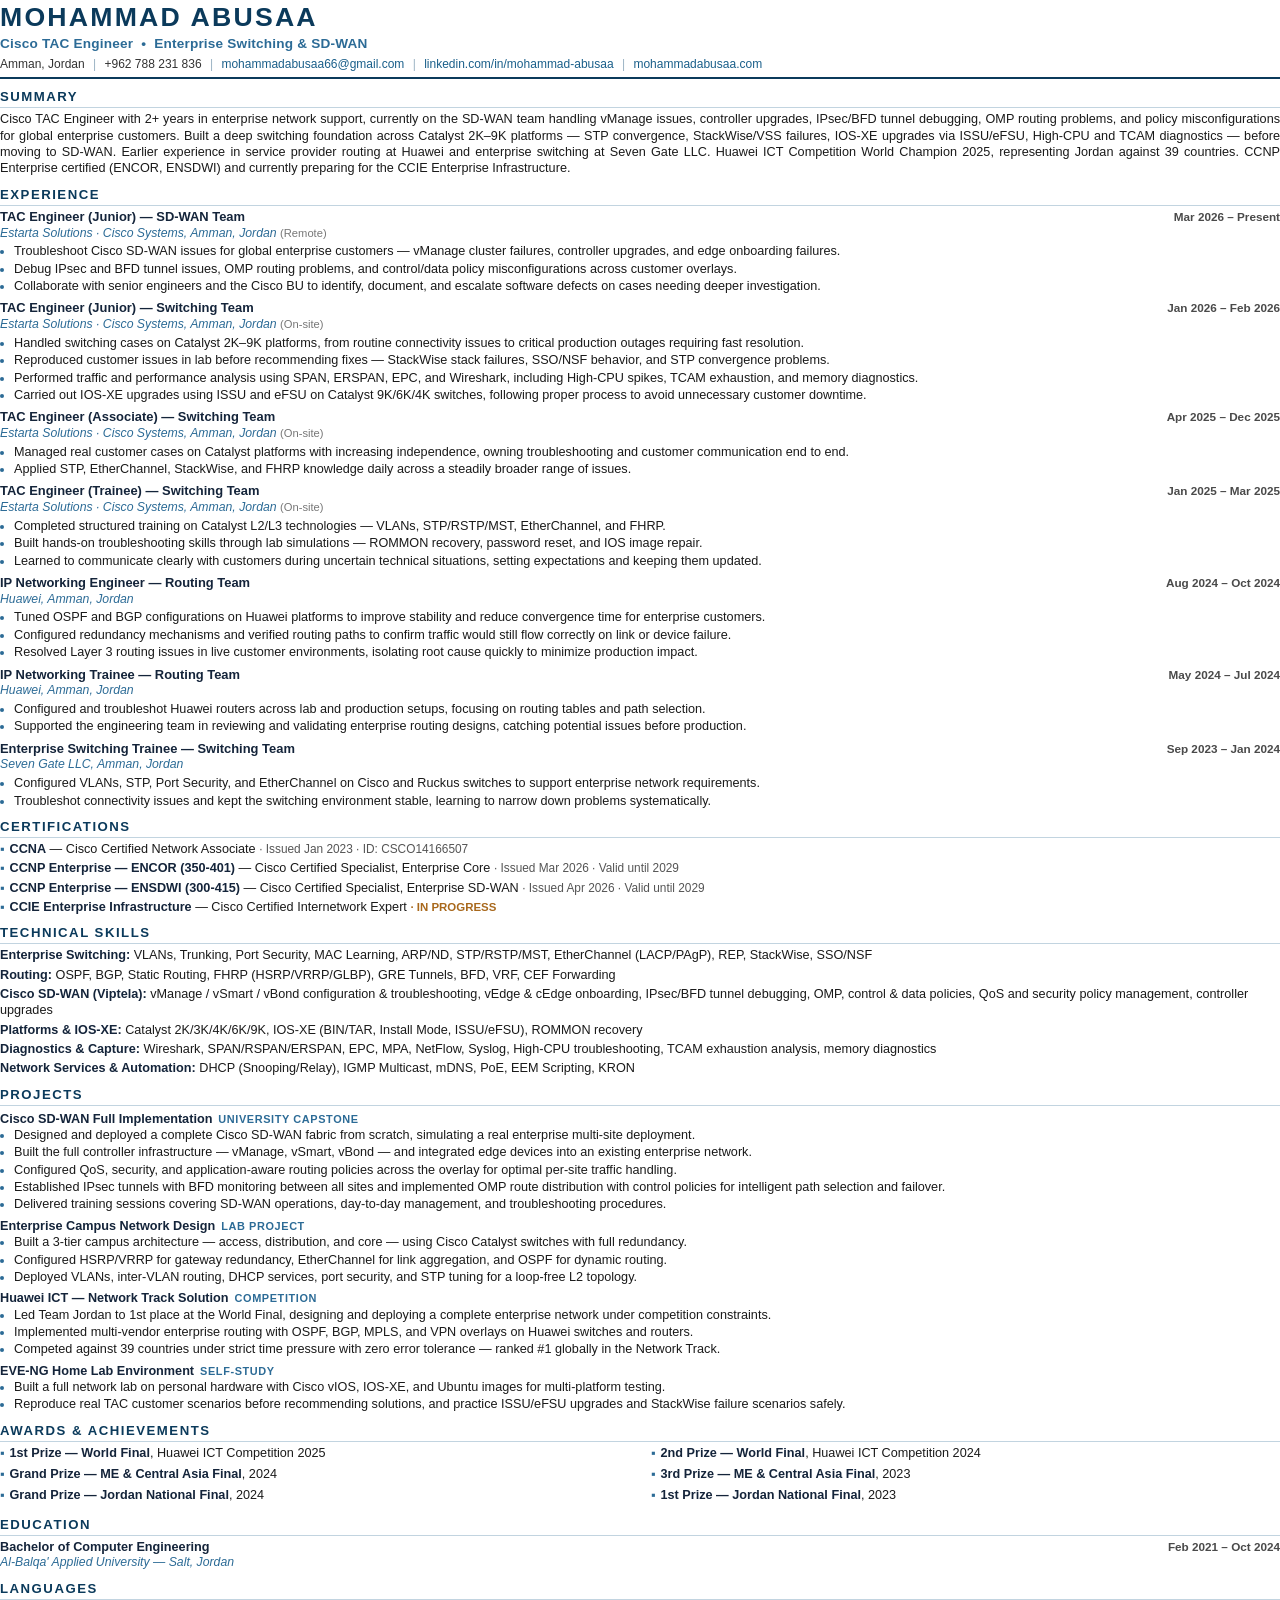
<file: cv-source.html>
<!DOCTYPE html>
<html lang="en">
<head>
<meta charset="utf-8">
<title>Mohammad Abusaa — CV</title>
<style>
  @page { size: A4; margin: 11mm 13mm 10mm 13mm; }

  * { box-sizing: border-box; }
  html, body { margin: 0; padding: 0; }

  body {
    font-family: "Calibri", "Carlito", "Segoe UI", Arial, sans-serif;
    font-size: 9.5pt;
    line-height: 1.29;
    color: #1a1a1a;
    -webkit-print-color-adjust: exact;
    print-color-adjust: exact;
  }

  /* ---------- Header ---------- */
  .name {
    font-size: 20pt;
    font-weight: 700;
    letter-spacing: 2.2px;
    color: #0b3a5b;
    margin: 0;
    text-transform: uppercase;
  }
  .tagline {
    font-size: 10.2pt;
    color: #2c6b96;
    font-weight: 600;
    margin: 1px 0 4px;
    letter-spacing: 0.2px;
  }
  .contact {
    font-size: 9pt;
    color: #333;
    margin: 0;
  }
  .contact a { color: #1a5f8a; text-decoration: none; }
  .contact .sep { color: #9bb3c4; padding: 0 5px; }
  .rule {
    border: 0;
    border-top: 2px solid #0b3a5b;
    margin: 5px 0 0;
  }

  /* ---------- Sections ---------- */
  h2.sec {
    font-size: 9.9pt;
    font-weight: 700;
    text-transform: uppercase;
    letter-spacing: 1.5px;
    color: #0b3a5b;
    margin: 9px 0 3px;
    padding-bottom: 2px;
    border-bottom: 1px solid #c2d4e0;
    break-after: avoid;
    page-break-after: avoid;
  }

  p.summary { margin: 0; text-align: justify; }

  /* ---------- Experience ---------- */
  .job { margin-top: 6px; }
  .job:first-of-type { margin-top: 3px; }
  .job-head {
    display: flex;
    justify-content: space-between;
    align-items: baseline;
    gap: 10px;
  }
  .job-title { font-size: 9.7pt; font-weight: 700; color: #14243a; }
  .job-date {
    font-size: 8.8pt;
    color: #4a4a4a;
    font-weight: 600;
    white-space: nowrap;
  }
  .job-org {
    font-size: 9.2pt;
    color: #2c6b96;
    font-style: italic;
    margin: 0 0 2px;
  }
  .job-org .mode { color: #777; font-style: normal; font-size: 8.4pt; }

  ul { margin: 0; padding-left: 14px; }
  li { margin-bottom: 1px; }
  li::marker { color: #2c6b96; }

  /* ---------- Two-column blocks ---------- */
  .grid2 {
    display: grid;
    grid-template-columns: 1fr 1fr;
    gap: 2px 22px;
  }

  .skill-row { margin-bottom: 3px; }
  .skill-label {
    font-weight: 700;
    color: #14243a;
  }

  .cert { margin-bottom: 3px; padding-left: 11px; text-indent: -11px; }
  .cert::before { content: "▪"; color: #2c6b96; padding-right: 5px; }
  .cert b { color: #14243a; }
  .cert .meta { color: #555; font-size: 8.9pt; }
  .inprog { color: #a8681c; font-weight: 600; font-size: 8.6pt; }

  /* ---------- Projects ---------- */
  .proj { margin-top: 5px; }
  .proj:first-of-type { margin-top: 3px; }
  .proj-title { font-weight: 700; color: #14243a; font-size: 9.5pt; }
  .proj-kind {
    font-size: 8.2pt;
    color: #2c6b96;
    font-weight: 600;
    text-transform: uppercase;
    letter-spacing: 0.6px;
    padding-left: 6px;
  }

  /* ---------- Awards ---------- */
  .award { margin-bottom: 3px; padding-left: 11px; text-indent: -11px; }
  .award::before { content: "▪"; color: #2c6b96; padding-right: 5px; }
  .award b { color: #14243a; }

  .edu-line { display: flex; justify-content: space-between; align-items: baseline; }
  .edu-deg { font-weight: 700; color: #14243a; }
  .edu-sub { font-style: italic; color: #2c6b96; font-size: 9.2pt; }

  .avoid-break { break-inside: avoid; page-break-inside: avoid; }
</style>
</head>
<body>

  <header>
    <div class="name">Mohammad Abusaa</div>
    <div class="tagline">Cisco TAC Engineer &nbsp;•&nbsp; Enterprise Switching &amp; SD-WAN</div>
    <div class="contact">
      Amman, Jordan <span class="sep">|</span>
      +962 788 231 836 <span class="sep">|</span>
      <a href="mailto:mohammadabusaa66@gmail.com">mohammadabusaa66@gmail.com</a> <span class="sep">|</span>
      <a href="https://linkedin.com/in/mohammad-abusaa">linkedin.com/in/mohammad-abusaa</a> <span class="sep">|</span>
      <a href="https://mohammadabusaa.com">mohammadabusaa.com</a>
    </div>
    <hr class="rule">
  </header>

  <h2 class="sec">Summary</h2>
  <p class="summary">
    Cisco TAC Engineer with 2+ years in enterprise network support, currently on the SD-WAN team handling vManage
    issues, controller upgrades, IPsec/BFD tunnel debugging, OMP routing problems, and policy misconfigurations for
    global enterprise customers. Built a deep switching foundation across Catalyst 2K–9K platforms — STP convergence,
    StackWise/VSS failures, IOS-XE upgrades via ISSU/eFSU, High-CPU and TCAM diagnostics — before moving to SD-WAN.
    Earlier experience in service provider routing at Huawei and enterprise switching at Seven Gate LLC. Huawei ICT
    Competition World Champion 2025, representing Jordan against 39 countries. CCNP Enterprise certified (ENCOR,
    ENSDWI) and currently preparing for the CCIE Enterprise Infrastructure.
  </p>

  <h2 class="sec">Experience</h2>

  <div class="job avoid-break">
    <div class="job-head">
      <span class="job-title">TAC Engineer (Junior) — SD-WAN Team</span>
      <span class="job-date">Mar 2026 – Present</span>
    </div>
    <div class="job-org">Estarta Solutions · Cisco Systems, Amman, Jordan <span class="mode">(Remote)</span></div>
    <ul>
      <li>Troubleshoot Cisco SD-WAN issues for global enterprise customers — vManage cluster failures, controller upgrades, and edge onboarding failures.</li>
      <li>Debug IPsec and BFD tunnel issues, OMP routing problems, and control/data policy misconfigurations across customer overlays.</li>
      <li>Collaborate with senior engineers and the Cisco BU to identify, document, and escalate software defects on cases needing deeper investigation.</li>
    </ul>
  </div>

  <div class="job avoid-break">
    <div class="job-head">
      <span class="job-title">TAC Engineer (Junior) — Switching Team</span>
      <span class="job-date">Jan 2026 – Feb 2026</span>
    </div>
    <div class="job-org">Estarta Solutions · Cisco Systems, Amman, Jordan <span class="mode">(On-site)</span></div>
    <ul>
      <li>Handled switching cases on Catalyst 2K–9K platforms, from routine connectivity issues to critical production outages requiring fast resolution.</li>
      <li>Reproduced customer issues in lab before recommending fixes — StackWise stack failures, SSO/NSF behavior, and STP convergence problems.</li>
      <li>Performed traffic and performance analysis using SPAN, ERSPAN, EPC, and Wireshark, including High-CPU spikes, TCAM exhaustion, and memory diagnostics.</li>
      <li>Carried out IOS-XE upgrades using ISSU and eFSU on Catalyst 9K/6K/4K switches, following proper process to avoid unnecessary customer downtime.</li>
    </ul>
  </div>

  <div class="job avoid-break">
    <div class="job-head">
      <span class="job-title">TAC Engineer (Associate) — Switching Team</span>
      <span class="job-date">Apr 2025 – Dec 2025</span>
    </div>
    <div class="job-org">Estarta Solutions · Cisco Systems, Amman, Jordan <span class="mode">(On-site)</span></div>
    <ul>
      <li>Managed real customer cases on Catalyst platforms with increasing independence, owning troubleshooting and customer communication end to end.</li>
      <li>Applied STP, EtherChannel, StackWise, and FHRP knowledge daily across a steadily broader range of issues.</li>
    </ul>
  </div>

  <div class="job avoid-break">
    <div class="job-head">
      <span class="job-title">TAC Engineer (Trainee) — Switching Team</span>
      <span class="job-date">Jan 2025 – Mar 2025</span>
    </div>
    <div class="job-org">Estarta Solutions · Cisco Systems, Amman, Jordan <span class="mode">(On-site)</span></div>
    <ul>
      <li>Completed structured training on Catalyst L2/L3 technologies — VLANs, STP/RSTP/MST, EtherChannel, and FHRP.</li>
      <li>Built hands-on troubleshooting skills through lab simulations — ROMMON recovery, password reset, and IOS image repair.</li>
      <li>Learned to communicate clearly with customers during uncertain technical situations, setting expectations and keeping them updated.</li>
    </ul>
  </div>

  <div class="job avoid-break">
    <div class="job-head">
      <span class="job-title">IP Networking Engineer — Routing Team</span>
      <span class="job-date">Aug 2024 – Oct 2024</span>
    </div>
    <div class="job-org">Huawei, Amman, Jordan</div>
    <ul>
      <li>Tuned OSPF and BGP configurations on Huawei platforms to improve stability and reduce convergence time for enterprise customers.</li>
      <li>Configured redundancy mechanisms and verified routing paths to confirm traffic would still flow correctly on link or device failure.</li>
      <li>Resolved Layer 3 routing issues in live customer environments, isolating root cause quickly to minimize production impact.</li>
    </ul>
  </div>

  <div class="job avoid-break">
    <div class="job-head">
      <span class="job-title">IP Networking Trainee — Routing Team</span>
      <span class="job-date">May 2024 – Jul 2024</span>
    </div>
    <div class="job-org">Huawei, Amman, Jordan</div>
    <ul>
      <li>Configured and troubleshot Huawei routers across lab and production setups, focusing on routing tables and path selection.</li>
      <li>Supported the engineering team in reviewing and validating enterprise routing designs, catching potential issues before production.</li>
    </ul>
  </div>

  <div class="job avoid-break">
    <div class="job-head">
      <span class="job-title">Enterprise Switching Trainee — Switching Team</span>
      <span class="job-date">Sep 2023 – Jan 2024</span>
    </div>
    <div class="job-org">Seven Gate LLC, Amman, Jordan</div>
    <ul>
      <li>Configured VLANs, STP, Port Security, and EtherChannel on Cisco and Ruckus switches to support enterprise network requirements.</li>
      <li>Troubleshot connectivity issues and kept the switching environment stable, learning to narrow down problems systematically.</li>
    </ul>
  </div>

  <div class="avoid-break">
  <h2 class="sec">Certifications</h2>
  <div class="cert"><b>CCNA</b> — Cisco Certified Network Associate <span class="meta">· Issued Jan 2023 · ID: CSCO14166507</span></div>
  <div class="cert"><b>CCNP Enterprise — ENCOR (350-401)</b> — Cisco Certified Specialist, Enterprise Core <span class="meta">· Issued Mar 2026 · Valid until 2029</span></div>
  <div class="cert"><b>CCNP Enterprise — ENSDWI (300-415)</b> — Cisco Certified Specialist, Enterprise SD-WAN <span class="meta">· Issued Apr 2026 · Valid until 2029</span></div>
  <div class="cert"><b>CCIE Enterprise Infrastructure</b> — Cisco Certified Internetwork Expert <span class="inprog">· IN PROGRESS</span></div>
  </div>

  <h2 class="sec">Technical Skills</h2>
  <div class="skill-row"><span class="skill-label">Enterprise Switching:</span>
    VLANs, Trunking, Port Security, MAC Learning, ARP/ND, STP/RSTP/MST, EtherChannel (LACP/PAgP), REP, StackWise, SSO/NSF</div>
  <div class="skill-row"><span class="skill-label">Routing:</span>
    OSPF, BGP, Static Routing, FHRP (HSRP/VRRP/GLBP), GRE Tunnels, BFD, VRF, CEF Forwarding</div>
  <div class="skill-row"><span class="skill-label">Cisco SD-WAN (Viptela):</span>
    vManage / vSmart / vBond configuration &amp; troubleshooting, vEdge &amp; cEdge onboarding, IPsec/BFD tunnel debugging, OMP, control &amp; data policies, QoS and security policy management, controller upgrades</div>
  <div class="skill-row"><span class="skill-label">Platforms &amp; IOS-XE:</span>
    Catalyst 2K/3K/4K/6K/9K, IOS-XE (BIN/TAR, Install Mode, ISSU/eFSU), ROMMON recovery</div>
  <div class="skill-row"><span class="skill-label">Diagnostics &amp; Capture:</span>
    Wireshark, SPAN/RSPAN/ERSPAN, EPC, MPA, NetFlow, Syslog, High-CPU troubleshooting, TCAM exhaustion analysis, memory diagnostics</div>
  <div class="skill-row"><span class="skill-label">Network Services &amp; Automation:</span>
    DHCP (Snooping/Relay), IGMP Multicast, mDNS, PoE, EEM Scripting, KRON</div>

  <h2 class="sec">Projects</h2>

  <div class="proj avoid-break">
    <div><span class="proj-title">Cisco SD-WAN Full Implementation</span><span class="proj-kind">University Capstone</span></div>
    <ul>
      <li>Designed and deployed a complete Cisco SD-WAN fabric from scratch, simulating a real enterprise multi-site deployment.</li>
      <li>Built the full controller infrastructure — vManage, vSmart, vBond — and integrated edge devices into an existing enterprise network.</li>
      <li>Configured QoS, security, and application-aware routing policies across the overlay for optimal per-site traffic handling.</li>
      <li>Established IPsec tunnels with BFD monitoring between all sites and implemented OMP route distribution with control policies for intelligent path selection and failover.</li>
      <li>Delivered training sessions covering SD-WAN operations, day-to-day management, and troubleshooting procedures.</li>
    </ul>
  </div>

  <div class="proj avoid-break">
    <div><span class="proj-title">Enterprise Campus Network Design</span><span class="proj-kind">Lab Project</span></div>
    <ul>
      <li>Built a 3-tier campus architecture — access, distribution, and core — using Cisco Catalyst switches with full redundancy.</li>
      <li>Configured HSRP/VRRP for gateway redundancy, EtherChannel for link aggregation, and OSPF for dynamic routing.</li>
      <li>Deployed VLANs, inter-VLAN routing, DHCP services, port security, and STP tuning for a loop-free L2 topology.</li>
    </ul>
  </div>

  <div class="proj avoid-break">
    <div><span class="proj-title">Huawei ICT — Network Track Solution</span><span class="proj-kind">Competition</span></div>
    <ul>
      <li>Led Team Jordan to 1st place at the World Final, designing and deploying a complete enterprise network under competition constraints.</li>
      <li>Implemented multi-vendor enterprise routing with OSPF, BGP, MPLS, and VPN overlays on Huawei switches and routers.</li>
      <li>Competed against 39 countries under strict time pressure with zero error tolerance — ranked #1 globally in the Network Track.</li>
    </ul>
  </div>

  <div class="proj avoid-break">
    <div><span class="proj-title">EVE-NG Home Lab Environment</span><span class="proj-kind">Self-Study</span></div>
    <ul>
      <li>Built a full network lab on personal hardware with Cisco vIOS, IOS-XE, and Ubuntu images for multi-platform testing.</li>
      <li>Reproduce real TAC customer scenarios before recommending solutions, and practice ISSU/eFSU upgrades and StackWise failure scenarios safely.</li>
    </ul>
  </div>

  <h2 class="sec">Awards &amp; Achievements</h2>
  <div class="grid2">
    <div class="award"><b>1st Prize — World Final</b>, Huawei ICT Competition 2025</div>
    <div class="award"><b>2nd Prize — World Final</b>, Huawei ICT Competition 2024</div>
    <div class="award"><b>Grand Prize — ME &amp; Central Asia Final</b>, 2024</div>
    <div class="award"><b>3rd Prize — ME &amp; Central Asia Final</b>, 2023</div>
    <div class="award"><b>Grand Prize — Jordan National Final</b>, 2024</div>
    <div class="award"><b>1st Prize — Jordan National Final</b>, 2023</div>
  </div>

  <div class="avoid-break">
  <h2 class="sec">Education</h2>
  <div class="edu-line">
    <span class="edu-deg">Bachelor of Computer Engineering</span>
    <span class="job-date">Feb 2021 – Oct 2024</span>
  </div>
  <div class="edu-sub">Al-Balqa' Applied University — Salt, Jordan</div>
  </div>

  <h2 class="sec">Languages</h2>
  <div><b>Arabic</b> — Native &nbsp;&nbsp;<span class="sep" style="color:#9bb3c4">|</span>&nbsp;&nbsp; <b>English</b> — Professional Working Proficiency</div>

</body>
</html>
</file>
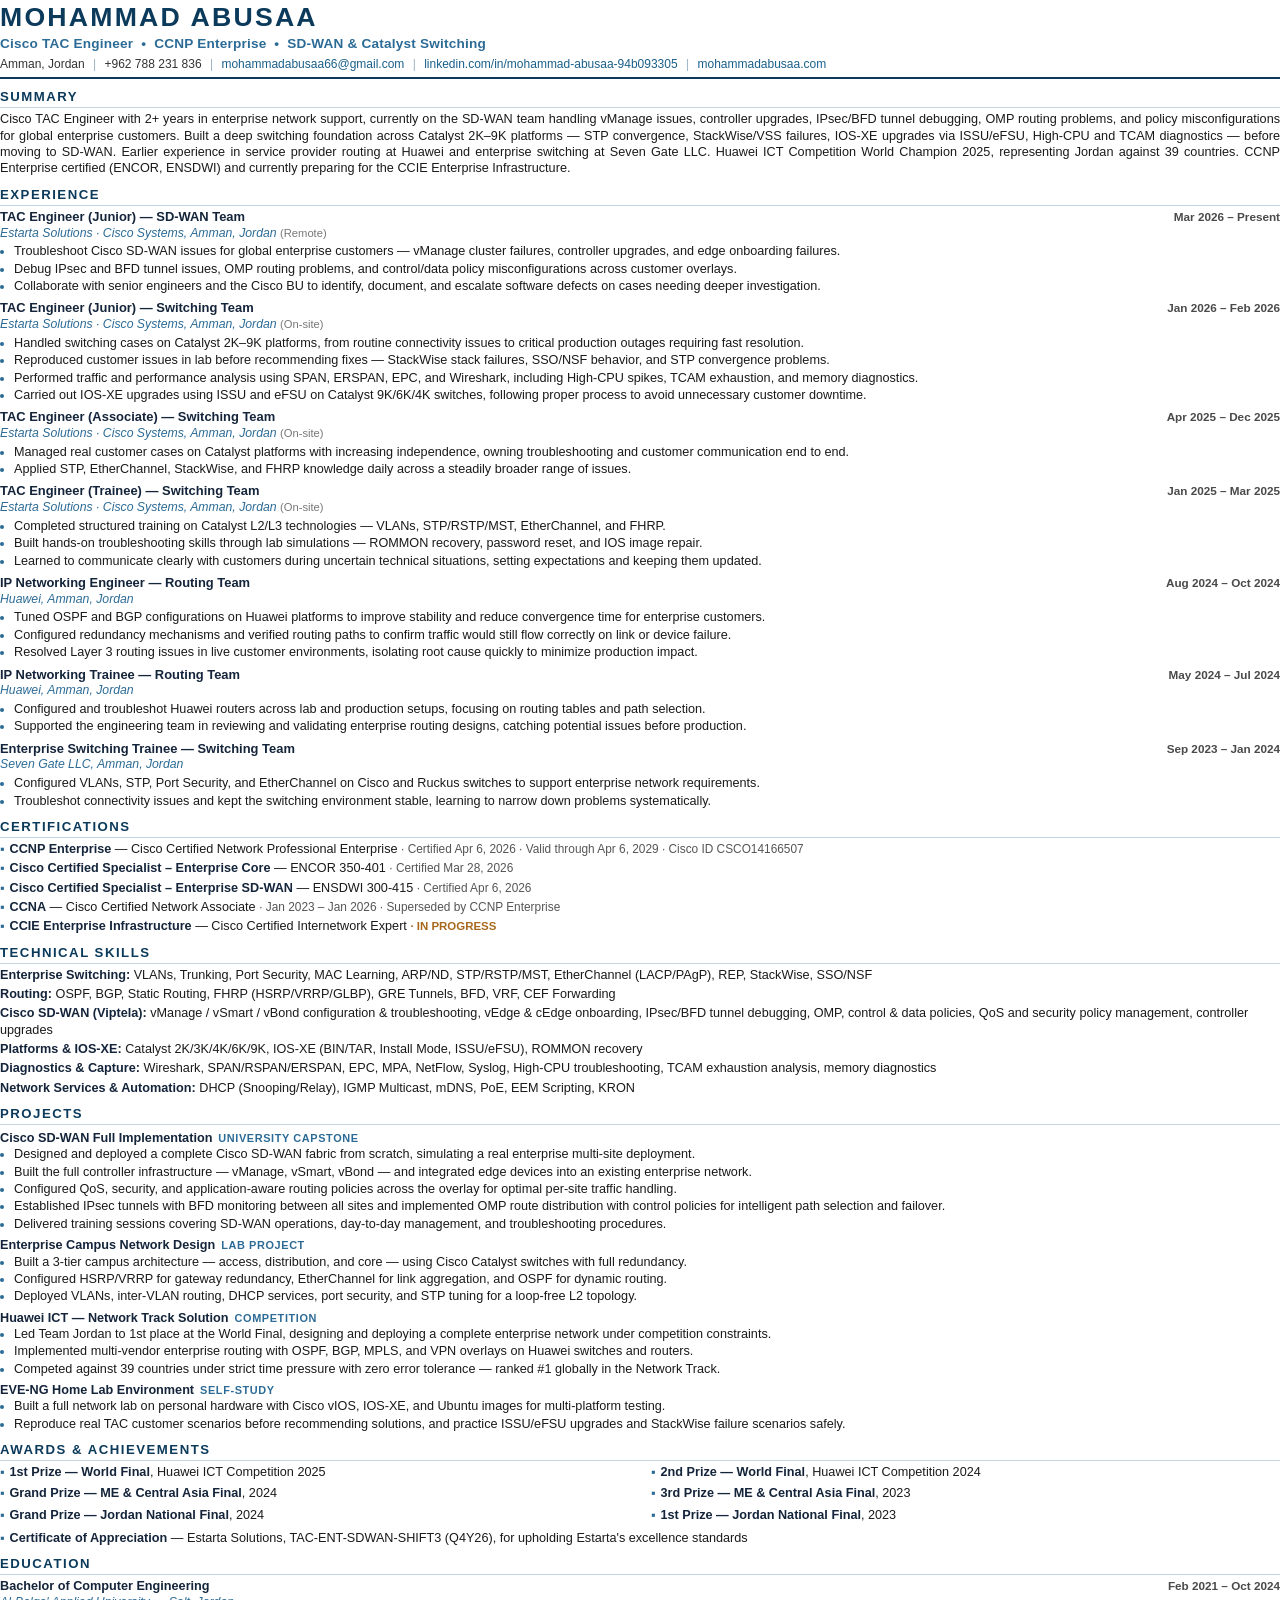
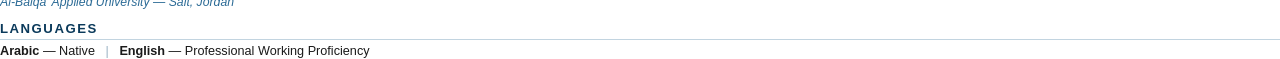
<file: _src/cv-source.html>
<!DOCTYPE html>
<html lang="en">
<head>
<meta charset="utf-8">
<title>Mohammad Abusaa — CV</title>
<style>
  @page { size: A4; margin: 11mm 13mm 10mm 13mm; }

  * { box-sizing: border-box; }
  html, body { margin: 0; padding: 0; }

  body {
    font-family: "Calibri", "Carlito", "Segoe UI", Arial, sans-serif;
    font-size: 9.5pt;
    line-height: 1.29;
    color: #1a1a1a;
    -webkit-print-color-adjust: exact;
    print-color-adjust: exact;
  }

  /* ---------- Header ---------- */
  .name {
    font-size: 20pt;
    font-weight: 700;
    letter-spacing: 2.2px;
    color: #0b3a5b;
    margin: 0;
    text-transform: uppercase;
  }
  .tagline {
    font-size: 10.2pt;
    color: #2c6b96;
    font-weight: 600;
    margin: 1px 0 4px;
    letter-spacing: 0.2px;
  }
  .contact {
    font-size: 9pt;
    color: #333;
    margin: 0;
  }
  .contact a { color: #1a5f8a; text-decoration: none; }
  .contact .sep { color: #9bb3c4; padding: 0 5px; }
  .rule {
    border: 0;
    border-top: 2px solid #0b3a5b;
    margin: 5px 0 0;
  }

  /* ---------- Sections ---------- */
  h2.sec {
    font-size: 9.9pt;
    font-weight: 700;
    text-transform: uppercase;
    letter-spacing: 1.5px;
    color: #0b3a5b;
    margin: 9px 0 3px;
    padding-bottom: 2px;
    border-bottom: 1px solid #c2d4e0;
    break-after: avoid;
    page-break-after: avoid;
  }

  p.summary { margin: 0; text-align: justify; }

  /* ---------- Experience ---------- */
  .job { margin-top: 6px; }
  .job:first-of-type { margin-top: 3px; }
  .job-head {
    display: flex;
    justify-content: space-between;
    align-items: baseline;
    gap: 10px;
  }
  .job-title { font-size: 9.7pt; font-weight: 700; color: #14243a; }
  .job-date {
    font-size: 8.8pt;
    color: #4a4a4a;
    font-weight: 600;
    white-space: nowrap;
  }
  .job-org {
    font-size: 9.2pt;
    color: #2c6b96;
    font-style: italic;
    margin: 0 0 2px;
  }
  .job-org .mode { color: #777; font-style: normal; font-size: 8.4pt; }

  ul { margin: 0; padding-left: 14px; }
  li { margin-bottom: 1px; }
  li::marker { color: #2c6b96; }

  /* ---------- Two-column blocks ---------- */
  .grid2 {
    display: grid;
    grid-template-columns: 1fr 1fr;
    gap: 2px 22px;
  }

  .skill-row { margin-bottom: 3px; }
  .skill-label {
    font-weight: 700;
    color: #14243a;
  }

  .cert { margin-bottom: 3px; padding-left: 11px; text-indent: -11px; }
  .cert::before { content: "▪"; color: #2c6b96; padding-right: 5px; }
  .cert b { color: #14243a; }
  .cert .meta { color: #555; font-size: 8.9pt; }
  .inprog { color: #a8681c; font-weight: 600; font-size: 8.6pt; }

  /* ---------- Projects ---------- */
  .proj { margin-top: 5px; }
  .proj:first-of-type { margin-top: 3px; }
  .proj-title { font-weight: 700; color: #14243a; font-size: 9.5pt; }
  .proj-kind {
    font-size: 8.2pt;
    color: #2c6b96;
    font-weight: 600;
    text-transform: uppercase;
    letter-spacing: 0.6px;
    padding-left: 6px;
  }

  /* ---------- Awards ---------- */
  .award { margin-bottom: 3px; padding-left: 11px; text-indent: -11px; }
  .award::before { content: "▪"; color: #2c6b96; padding-right: 5px; }
  .award b { color: #14243a; }

  .edu-line { display: flex; justify-content: space-between; align-items: baseline; }
  .edu-deg { font-weight: 700; color: #14243a; }
  .edu-sub { font-style: italic; color: #2c6b96; font-size: 9.2pt; }

  .avoid-break { break-inside: avoid; page-break-inside: avoid; }
</style>
</head>
<body>

  <header>
    <div class="name">Mohammad Abusaa</div>
    <div class="tagline">Cisco TAC Engineer &nbsp;•&nbsp; CCNP Enterprise &nbsp;•&nbsp; SD-WAN &amp; Catalyst Switching</div>
    <div class="contact">
      Amman, Jordan <span class="sep">|</span>
      +962 788 231 836 <span class="sep">|</span>
      <a href="mailto:mohammadabusaa66@gmail.com">mohammadabusaa66@gmail.com</a> <span class="sep">|</span>
      <a href="https://www.linkedin.com/in/mohammad-abusaa-94b093305/">linkedin.com/in/mohammad-abusaa-94b093305</a> <span class="sep">|</span>
      <a href="https://mohammadabusaa.com">mohammadabusaa.com</a>
    </div>
    <hr class="rule">
  </header>

  <h2 class="sec">Summary</h2>
  <p class="summary">
    Cisco TAC Engineer with 2+ years in enterprise network support, currently on the SD-WAN team handling vManage
    issues, controller upgrades, IPsec/BFD tunnel debugging, OMP routing problems, and policy misconfigurations for
    global enterprise customers. Built a deep switching foundation across Catalyst 2K–9K platforms — STP convergence,
    StackWise/VSS failures, IOS-XE upgrades via ISSU/eFSU, High-CPU and TCAM diagnostics — before moving to SD-WAN.
    Earlier experience in service provider routing at Huawei and enterprise switching at Seven Gate LLC. Huawei ICT
    Competition World Champion 2025, representing Jordan against 39 countries. CCNP Enterprise certified (ENCOR,
    ENSDWI) and currently preparing for the CCIE Enterprise Infrastructure.
  </p>

  <h2 class="sec">Experience</h2>

  <div class="job avoid-break">
    <div class="job-head">
      <span class="job-title">TAC Engineer (Junior) — SD-WAN Team</span>
      <span class="job-date">Mar 2026 – Present</span>
    </div>
    <div class="job-org">Estarta Solutions · Cisco Systems, Amman, Jordan <span class="mode">(Remote)</span></div>
    <ul>
      <li>Troubleshoot Cisco SD-WAN issues for global enterprise customers — vManage cluster failures, controller upgrades, and edge onboarding failures.</li>
      <li>Debug IPsec and BFD tunnel issues, OMP routing problems, and control/data policy misconfigurations across customer overlays.</li>
      <li>Collaborate with senior engineers and the Cisco BU to identify, document, and escalate software defects on cases needing deeper investigation.</li>
    </ul>
  </div>

  <div class="job avoid-break">
    <div class="job-head">
      <span class="job-title">TAC Engineer (Junior) — Switching Team</span>
      <span class="job-date">Jan 2026 – Feb 2026</span>
    </div>
    <div class="job-org">Estarta Solutions · Cisco Systems, Amman, Jordan <span class="mode">(On-site)</span></div>
    <ul>
      <li>Handled switching cases on Catalyst 2K–9K platforms, from routine connectivity issues to critical production outages requiring fast resolution.</li>
      <li>Reproduced customer issues in lab before recommending fixes — StackWise stack failures, SSO/NSF behavior, and STP convergence problems.</li>
      <li>Performed traffic and performance analysis using SPAN, ERSPAN, EPC, and Wireshark, including High-CPU spikes, TCAM exhaustion, and memory diagnostics.</li>
      <li>Carried out IOS-XE upgrades using ISSU and eFSU on Catalyst 9K/6K/4K switches, following proper process to avoid unnecessary customer downtime.</li>
    </ul>
  </div>

  <div class="job avoid-break">
    <div class="job-head">
      <span class="job-title">TAC Engineer (Associate) — Switching Team</span>
      <span class="job-date">Apr 2025 – Dec 2025</span>
    </div>
    <div class="job-org">Estarta Solutions · Cisco Systems, Amman, Jordan <span class="mode">(On-site)</span></div>
    <ul>
      <li>Managed real customer cases on Catalyst platforms with increasing independence, owning troubleshooting and customer communication end to end.</li>
      <li>Applied STP, EtherChannel, StackWise, and FHRP knowledge daily across a steadily broader range of issues.</li>
    </ul>
  </div>

  <div class="job avoid-break">
    <div class="job-head">
      <span class="job-title">TAC Engineer (Trainee) — Switching Team</span>
      <span class="job-date">Jan 2025 – Mar 2025</span>
    </div>
    <div class="job-org">Estarta Solutions · Cisco Systems, Amman, Jordan <span class="mode">(On-site)</span></div>
    <ul>
      <li>Completed structured training on Catalyst L2/L3 technologies — VLANs, STP/RSTP/MST, EtherChannel, and FHRP.</li>
      <li>Built hands-on troubleshooting skills through lab simulations — ROMMON recovery, password reset, and IOS image repair.</li>
      <li>Learned to communicate clearly with customers during uncertain technical situations, setting expectations and keeping them updated.</li>
    </ul>
  </div>

  <div class="job avoid-break">
    <div class="job-head">
      <span class="job-title">IP Networking Engineer — Routing Team</span>
      <span class="job-date">Aug 2024 – Oct 2024</span>
    </div>
    <div class="job-org">Huawei, Amman, Jordan</div>
    <ul>
      <li>Tuned OSPF and BGP configurations on Huawei platforms to improve stability and reduce convergence time for enterprise customers.</li>
      <li>Configured redundancy mechanisms and verified routing paths to confirm traffic would still flow correctly on link or device failure.</li>
      <li>Resolved Layer 3 routing issues in live customer environments, isolating root cause quickly to minimize production impact.</li>
    </ul>
  </div>

  <div class="job avoid-break">
    <div class="job-head">
      <span class="job-title">IP Networking Trainee — Routing Team</span>
      <span class="job-date">May 2024 – Jul 2024</span>
    </div>
    <div class="job-org">Huawei, Amman, Jordan</div>
    <ul>
      <li>Configured and troubleshot Huawei routers across lab and production setups, focusing on routing tables and path selection.</li>
      <li>Supported the engineering team in reviewing and validating enterprise routing designs, catching potential issues before production.</li>
    </ul>
  </div>

  <div class="job avoid-break">
    <div class="job-head">
      <span class="job-title">Enterprise Switching Trainee — Switching Team</span>
      <span class="job-date">Sep 2023 – Jan 2024</span>
    </div>
    <div class="job-org">Seven Gate LLC, Amman, Jordan</div>
    <ul>
      <li>Configured VLANs, STP, Port Security, and EtherChannel on Cisco and Ruckus switches to support enterprise network requirements.</li>
      <li>Troubleshot connectivity issues and kept the switching environment stable, learning to narrow down problems systematically.</li>
    </ul>
  </div>

  <div class="avoid-break">
  <h2 class="sec">Certifications</h2>
  <div class="cert"><b>CCNP Enterprise</b> — Cisco Certified Network Professional Enterprise <span class="meta">· Certified Apr 6, 2026 · Valid through Apr 6, 2029 · Cisco ID CSCO14166507</span></div>
  <div class="cert"><b>Cisco Certified Specialist – Enterprise Core</b> — ENCOR 350-401 <span class="meta">· Certified Mar 28, 2026</span></div>
  <div class="cert"><b>Cisco Certified Specialist – Enterprise SD-WAN</b> — ENSDWI 300-415 <span class="meta">· Certified Apr 6, 2026</span></div>
  <div class="cert"><b>CCNA</b> — Cisco Certified Network Associate <span class="meta">· Jan 2023 – Jan 2026 · Superseded by CCNP Enterprise</span></div>
  <div class="cert"><b>CCIE Enterprise Infrastructure</b> — Cisco Certified Internetwork Expert <span class="inprog">· IN PROGRESS</span></div>
  </div>

  <h2 class="sec">Technical Skills</h2>
  <div class="skill-row"><span class="skill-label">Enterprise Switching:</span>
    VLANs, Trunking, Port Security, MAC Learning, ARP/ND, STP/RSTP/MST, EtherChannel (LACP/PAgP), REP, StackWise, SSO/NSF</div>
  <div class="skill-row"><span class="skill-label">Routing:</span>
    OSPF, BGP, Static Routing, FHRP (HSRP/VRRP/GLBP), GRE Tunnels, BFD, VRF, CEF Forwarding</div>
  <div class="skill-row"><span class="skill-label">Cisco SD-WAN (Viptela):</span>
    vManage / vSmart / vBond configuration &amp; troubleshooting, vEdge &amp; cEdge onboarding, IPsec/BFD tunnel debugging, OMP, control &amp; data policies, QoS and security policy management, controller upgrades</div>
  <div class="skill-row"><span class="skill-label">Platforms &amp; IOS-XE:</span>
    Catalyst 2K/3K/4K/6K/9K, IOS-XE (BIN/TAR, Install Mode, ISSU/eFSU), ROMMON recovery</div>
  <div class="skill-row"><span class="skill-label">Diagnostics &amp; Capture:</span>
    Wireshark, SPAN/RSPAN/ERSPAN, EPC, MPA, NetFlow, Syslog, High-CPU troubleshooting, TCAM exhaustion analysis, memory diagnostics</div>
  <div class="skill-row"><span class="skill-label">Network Services &amp; Automation:</span>
    DHCP (Snooping/Relay), IGMP Multicast, mDNS, PoE, EEM Scripting, KRON</div>

  <h2 class="sec">Projects</h2>

  <div class="proj avoid-break">
    <div><span class="proj-title">Cisco SD-WAN Full Implementation</span><span class="proj-kind">University Capstone</span></div>
    <ul>
      <li>Designed and deployed a complete Cisco SD-WAN fabric from scratch, simulating a real enterprise multi-site deployment.</li>
      <li>Built the full controller infrastructure — vManage, vSmart, vBond — and integrated edge devices into an existing enterprise network.</li>
      <li>Configured QoS, security, and application-aware routing policies across the overlay for optimal per-site traffic handling.</li>
      <li>Established IPsec tunnels with BFD monitoring between all sites and implemented OMP route distribution with control policies for intelligent path selection and failover.</li>
      <li>Delivered training sessions covering SD-WAN operations, day-to-day management, and troubleshooting procedures.</li>
    </ul>
  </div>

  <div class="proj avoid-break">
    <div><span class="proj-title">Enterprise Campus Network Design</span><span class="proj-kind">Lab Project</span></div>
    <ul>
      <li>Built a 3-tier campus architecture — access, distribution, and core — using Cisco Catalyst switches with full redundancy.</li>
      <li>Configured HSRP/VRRP for gateway redundancy, EtherChannel for link aggregation, and OSPF for dynamic routing.</li>
      <li>Deployed VLANs, inter-VLAN routing, DHCP services, port security, and STP tuning for a loop-free L2 topology.</li>
    </ul>
  </div>

  <div class="proj avoid-break">
    <div><span class="proj-title">Huawei ICT — Network Track Solution</span><span class="proj-kind">Competition</span></div>
    <ul>
      <li>Led Team Jordan to 1st place at the World Final, designing and deploying a complete enterprise network under competition constraints.</li>
      <li>Implemented multi-vendor enterprise routing with OSPF, BGP, MPLS, and VPN overlays on Huawei switches and routers.</li>
      <li>Competed against 39 countries under strict time pressure with zero error tolerance — ranked #1 globally in the Network Track.</li>
    </ul>
  </div>

  <div class="proj avoid-break">
    <div><span class="proj-title">EVE-NG Home Lab Environment</span><span class="proj-kind">Self-Study</span></div>
    <ul>
      <li>Built a full network lab on personal hardware with Cisco vIOS, IOS-XE, and Ubuntu images for multi-platform testing.</li>
      <li>Reproduce real TAC customer scenarios before recommending solutions, and practice ISSU/eFSU upgrades and StackWise failure scenarios safely.</li>
    </ul>
  </div>

  <h2 class="sec">Awards &amp; Achievements</h2>
  <div class="grid2">
    <div class="award"><b>1st Prize — World Final</b>, Huawei ICT Competition 2025</div>
    <div class="award"><b>2nd Prize — World Final</b>, Huawei ICT Competition 2024</div>
    <div class="award"><b>Grand Prize — ME &amp; Central Asia Final</b>, 2024</div>
    <div class="award"><b>3rd Prize — ME &amp; Central Asia Final</b>, 2023</div>
    <div class="award"><b>Grand Prize — Jordan National Final</b>, 2024</div>
    <div class="award"><b>1st Prize — Jordan National Final</b>, 2023</div>
  </div>
  <div class="award" style="margin-top:4px"><b>Certificate of Appreciation</b> — Estarta Solutions, TAC-ENT-SDWAN-SHIFT3 (Q4Y26), for upholding Estarta's excellence standards</div>

  <div class="avoid-break">
  <h2 class="sec">Education</h2>
  <div class="edu-line">
    <span class="edu-deg">Bachelor of Computer Engineering</span>
    <span class="job-date">Feb 2021 – Oct 2024</span>
  </div>
  <div class="edu-sub">Al-Balqa' Applied University — Salt, Jordan</div>
  </div>

  <h2 class="sec">Languages</h2>
  <div><b>Arabic</b> — Native &nbsp;&nbsp;<span class="sep" style="color:#9bb3c4">|</span>&nbsp;&nbsp; <b>English</b> — Professional Working Proficiency</div>

</body>
</html>
</file>
<file: css/style.css>
/* ═══════════════════════════════════════════════════════
   Mohammad Abusaa — Portfolio Styles
   Built with Bootstrap 5 + Custom Design System
   ═══════════════════════════════════════════════════════ */

/* ── CSS Variables ── */
:root {
  --navy-900: #060e1a;
  --navy-800: #0a1628;
  --navy-700: #111d33;
  --navy-600: #1a2d4a;
  --navy-500: #243b5c;
  --accent: #3b82f6;
  --accent-light: #60a5fa;
  --accent-soft: rgba(59, 130, 246, 0.08);
  --accent-glow: rgba(59, 130, 246, 0.4);
  --gold: #f59e0b;
  --gold-soft: rgba(245, 158, 11, 0.1);
  --gold-border: rgba(245, 158, 11, 0.25);
  --silver: #cbd5e1;
  --bronze: #d1884f;
  --green: #10b981;
  --text-100: #f1f5f9;
  --text-200: #cbd5e1;
  --text-300: #94a3b8;
  --text-400: #7b8aa3; /* ≥ 4.5:1 on the navy background */
  --border-color: rgba(148, 163, 184, 0.1);
  --card-bg: rgba(17, 29, 51, 0.5);
  --card-bg-hover: rgba(26, 45, 74, 0.6);
  --font-display: 'Playfair Display', Georgia, serif;
  --font-body: 'Plus Jakarta Sans', -apple-system, sans-serif;
  --transition: all 0.35s cubic-bezier(0.25, 0.46, 0.45, 0.94);
  --shadow-sm: 0 4px 20px rgba(0, 0, 0, 0.15);
  --shadow-md: 0 8px 40px rgba(0, 0, 0, 0.25);
  --shadow-lg: 0 20px 60px rgba(0, 0, 0, 0.35);
  --radius: 12px;
  --radius-lg: 16px;
}

/* ── Base Resets ── */
* { margin: 0; padding: 0; box-sizing: border-box; }
html { scroll-behavior: smooth; scroll-padding-top: 80px; }

body {
  font-family: var(--font-body);
  background: var(--navy-800);
  color: var(--text-100);
  line-height: 1.7;
  overflow-x: hidden;
  -webkit-font-smoothing: antialiased;
}

::selection {
  background: var(--accent);
  color: #fff;
}

/* Subtle grid texture */
body::before {
  content: '';
  position: fixed;
  inset: 0;
  background-image:
    linear-gradient(rgba(59, 130, 246, 0.025) 1px, transparent 1px),
    linear-gradient(90deg, rgba(59, 130, 246, 0.025) 1px, transparent 1px);
  background-size: 60px 60px;
  pointer-events: none;
  z-index: 0;
}

/* ── Utility Classes ── */
.text-accent { color: var(--accent) !important; }
.text-gradient {
  background: linear-gradient(135deg, var(--accent), var(--accent-light));
  -webkit-background-clip: text;
  -webkit-text-fill-color: transparent;
  background-clip: text;
}

.section-padding { padding: 5rem 0; position: relative; z-index: 1; }
.section-alt { background: var(--navy-900); }

/* ══════════════════════════════════════════════════════
   NAVBAR
   ══════════════════════════════════════════════════════ */
.navbar {
  padding: 1.1rem 0;
  background: rgba(10, 22, 40, 0.7);
  backdrop-filter: blur(20px);
  -webkit-backdrop-filter: blur(20px);
  border-bottom: 1px solid var(--border-color);
  transition: var(--transition);
  z-index: 1000;
}

.navbar.scrolled {
  padding: 0.7rem 0;
  background: rgba(6, 14, 26, 0.95);
  box-shadow: 0 4px 30px rgba(0, 0, 0, 0.4);
}

.navbar-brand {
  font-family: var(--font-display);
  font-size: 1.5rem;
  font-weight: 600;
  color: var(--text-100) !important;
  letter-spacing: 0.5px;
}

.navbar-nav .nav-link {
  color: var(--text-300) !important;
  font-size: 0.82rem;
  font-weight: 600;
  letter-spacing: 1.5px;
  text-transform: uppercase;
  padding: 0.5rem 0 !important;
  position: relative;
  transition: var(--transition);
}

.navbar-nav .nav-link::after {
  content: '';
  position: absolute;
  bottom: 0;
  left: 0;
  width: 0;
  height: 2px;
  background: var(--accent);
  transition: width 0.3s ease;
}

.navbar-nav .nav-link:hover,
.navbar-nav .nav-link.active {
  color: var(--accent-light) !important;
}

.navbar-nav .nav-link:hover::after,
.navbar-nav .nav-link.active::after {
  width: 100%;
}

.navbar-toggler {
  border: 1px solid var(--border-color);
  padding: 0.4rem 0.6rem;
}

.navbar-toggler-icon {
  background-image: url("data:image/svg+xml,%3csvg xmlns='http://www.w3.org/2000/svg' viewBox='0 0 30 30'%3e%3cpath stroke='rgba(241,245,249,0.8)' stroke-linecap='round' stroke-miterlimit='10' stroke-width='2' d='M4 7h22M4 15h22M4 23h22'/%3e%3c/svg%3e");
}

/* ══════════════════════════════════════════════════════
   HERO
   ══════════════════════════════════════════════════════ */
.hero-section {
  position: relative;
  background: var(--navy-800);
  overflow: hidden;
  z-index: 1;
}

.hero-section::before {
  content: '';
  position: absolute;
  top: -50%;
  right: -20%;
  width: 800px;
  height: 800px;
  background: radial-gradient(circle, rgba(59, 130, 246, 0.08), transparent 70%);
  border-radius: 50%;
  pointer-events: none;
}

.hero-section::after {
  content: '';
  position: absolute;
  bottom: -30%;
  left: -10%;
  width: 600px;
  height: 600px;
  background: radial-gradient(circle, rgba(245, 158, 11, 0.04), transparent 70%);
  border-radius: 50%;
  pointer-events: none;
}

.hero-greeting {
  display: inline-flex;
  align-items: center;
  gap: 0.75rem;
  font-size: 0.82rem;
  font-weight: 700;
  letter-spacing: 3px;
  text-transform: uppercase;
  color: var(--accent);
  margin-bottom: 1.5rem;
}

.greeting-line {
  width: 32px;
  height: 2px;
  background: var(--accent);
}

.hero-title {
  font-family: var(--font-display);
  font-size: clamp(2.8rem, 5.5vw, 5rem);
  font-weight: 700;
  line-height: 1.1;
  margin-bottom: 1.5rem;
  color: var(--text-100);
}

.hero-subtitle {
  font-size: 1.12rem;
  color: var(--text-300);
  font-weight: 300;
  line-height: 1.75;
  margin-bottom: 2.25rem;
  max-width: 560px;
}

/* Hero badges */
.hero-badges {
  display: flex;
  flex-wrap: wrap;
  gap: 0.75rem;
  margin-bottom: 2.5rem;
}

.badge-custom {
  padding: 0.5rem 1.1rem;
  background: var(--card-bg);
  border: 1px solid var(--border-color);
  border-radius: 100px;
  font-size: 0.8rem;
  font-weight: 500;
  color: var(--text-300);
  display: inline-flex;
  align-items: center;
  gap: 0.5rem;
  backdrop-filter: blur(10px);
}

.badge-gold {
  border-color: var(--gold-border);
  color: var(--gold);
}

.badge-ccie {
  border-color: rgba(16, 185, 129, 0.3);
  color: var(--green);
  background: rgba(16, 185, 129, 0.06);
}

.badge-blue {
  border-color: rgba(59, 130, 246, 0.35);
  color: var(--accent-light);
  background: var(--accent-soft);
}

/* Hero Photo */
.hero-photo {
  position: relative;
  width: 280px;
  height: 280px;
  border-radius: 50%;
  overflow: hidden;
  border: 3px solid rgba(59, 130, 246, 0.3);
  box-shadow: 0 0 40px rgba(59, 130, 246, 0.15), 0 20px 60px rgba(0, 0, 0, 0.3);
}

.hero-photo img {
  width: 100%;
  height: 100%;
  object-fit: cover;
  object-position: center top;
}

/* Hero CTA */
.hero-cta { display: flex; gap: 1rem; flex-wrap: wrap; }

.btn-accent {
  background: var(--accent);
  color: #fff;
  border: none;
  font-family: var(--font-body);
  font-weight: 600;
  letter-spacing: 0.3px;
  border-radius: 10px;
  transition: var(--transition);
}

.btn-accent:hover {
  background: var(--accent-light);
  color: #fff;
  transform: translateY(-3px);
  box-shadow: 0 10px 35px var(--accent-glow);
}

.btn-outline-light {
  border-color: var(--border-color) !important;
  color: var(--text-100) !important;
  font-weight: 600;
  border-radius: 10px;
  transition: var(--transition);
}

.btn-outline-light:hover {
  border-color: var(--accent) !important;
  color: var(--accent-light) !important;
  background: transparent !important;
  transform: translateY(-3px);
}

/* Hero socials */
.hero-socials {
  position: absolute;
  right: 2.5rem;
  top: 50%;
  transform: translateY(-50%);
  flex-direction: column;
  align-items: center;
  gap: 1.2rem;
}

.hero-socials a {
  width: 42px;
  height: 42px;
  border-radius: 50%;
  border: 1px solid var(--border-color);
  display: flex;
  align-items: center;
  justify-content: center;
  color: var(--text-400);
  text-decoration: none;
  transition: var(--transition);
}

.hero-socials a:hover {
  border-color: var(--accent);
  color: var(--accent);
  background: var(--accent-soft);
  transform: scale(1.1);
}

.social-line {
  width: 1px;
  height: 70px;
  background: linear-gradient(to bottom, transparent, var(--accent), transparent);
}

/* ══════════════════════════════════════════════════════
   SECTION HEADERS
   ══════════════════════════════════════════════════════ */
.section-header { margin-bottom: 1rem; }

.section-label {
  display: inline-flex;
  align-items: center;
  gap: 0.75rem;
  font-size: 0.75rem;
  font-weight: 700;
  letter-spacing: 3px;
  text-transform: uppercase;
  color: var(--accent);
  margin-bottom: 0.8rem;
}

.label-line {
  width: 28px;
  height: 2px;
  background: var(--accent);
  display: inline-block;
}

.section-title {
  font-family: var(--font-display);
  font-size: clamp(2rem, 4vw, 2.8rem);
  font-weight: 700;
  color: var(--text-100);
  line-height: 1.2;
  margin-bottom: 0.8rem;
}

.section-subtitle {
  font-size: 1.05rem;
  font-weight: 300;
  color: var(--text-300);
  max-width: 560px;
}

/* ══════════════════════════════════════════════════════
   ABOUT
   ══════════════════════════════════════════════════════ */
.about-text p {
  color: var(--text-300);
  font-size: 0.98rem;
  font-weight: 300;
  margin-bottom: 1.2rem;
  line-height: 1.8;
}

.stat-card {
  padding: 1.8rem;
  background: var(--card-bg);
  border: 1px solid var(--border-color);
  border-radius: var(--radius);
  backdrop-filter: blur(10px);
  transition: var(--transition);
  text-align: center;
}

.stat-card:hover {
  border-color: rgba(59, 130, 246, 0.3);
  transform: translateY(-5px);
  box-shadow: var(--shadow-md);
}

.stat-number {
  font-family: var(--font-display);
  font-size: 2.8rem;
  font-weight: 700;
  color: var(--accent);
  display: inline;
}

.stat-plus {
  font-family: var(--font-display);
  font-size: 2rem;
  color: var(--accent);
}

.stat-big-text {
  font-family: var(--font-display);
  font-size: 1.8rem;
  font-weight: 700;
  color: var(--accent);
  display: block;
  margin-bottom: 0.2rem;
}

.stat-label {
  display: block;
  font-size: 0.78rem;
  font-weight: 600;
  color: var(--text-400);
  text-transform: uppercase;
  letter-spacing: 1px;
  margin-top: 0.3rem;
}

/* ══════════════════════════════════════════════════════
   AWARDS
   ══════════════════════════════════════════════════════ */
.award-card {
  padding: 2rem;
  background: var(--card-bg);
  border: 1px solid var(--gold-border);
  border-radius: var(--radius);
  text-align: center;
  transition: var(--transition);
  position: relative;
  overflow: hidden;
}

.award-card:hover {
  transform: translateY(-6px);
  box-shadow: 0 15px 50px rgba(245, 158, 11, 0.1);
  border-color: var(--gold);
}

.award-icon {
  width: 60px;
  height: 60px;
  margin: 0 auto 1rem;
  border-radius: 50%;
  display: flex;
  align-items: center;
  justify-content: center;
  font-size: 1.5rem;
  border: 1px solid transparent;
  transition: var(--transition);
}

.award-card:hover .award-icon { transform: scale(1.08); }

.award-gold   { color: var(--gold);   background: var(--gold-soft);            border-color: var(--gold-border); }
.award-silver { color: var(--silver); background: rgba(203, 213, 225, 0.08);   border-color: rgba(203, 213, 225, 0.25); }
.award-bronze { color: var(--bronze); background: rgba(209, 136, 79, 0.1);     border-color: rgba(209, 136, 79, 0.3); }

.award-card h4 {
  font-family: var(--font-body);
  font-size: 1rem;
  font-weight: 700;
  color: var(--gold);
  margin-bottom: 0.4rem;
}

.award-card p {
  font-size: 0.82rem;
  color: var(--text-400);
  margin: 0;
}

.award-badge {
  position: absolute;
  top: 12px;
  right: -28px;
  background: var(--gold);
  color: var(--navy-900);
  font-size: 0.65rem;
  font-weight: 700;
  letter-spacing: 1px;
  text-transform: uppercase;
  padding: 0.25rem 2rem;
  transform: rotate(45deg);
}

/* Awards sub-heading */
.awards-subhead {
  display: flex;
  align-items: center;
  gap: 1rem;
  margin-top: 2.5rem;
}

.awards-subhead::after {
  content: "";
  flex: 1;
  height: 1px;
  background: var(--gold-border);
}

.awards-subhead h3 {
  font-family: var(--font-body);
  font-size: 0.8rem;
  font-weight: 700;
  letter-spacing: 2px;
  text-transform: uppercase;
  color: var(--gold);
  margin: 0;
  white-space: nowrap;
}

.awards-subhead-spaced { margin-top: 4rem; margin-bottom: 1.75rem; }

/* Workplace recognition card */
.recognition-card {
  display: flex;
  align-items: stretch;
  gap: 2rem;
  padding: 1.75rem;
  background: var(--card-bg);
  border: 1px solid var(--gold-border);
  border-radius: var(--radius);
  transition: var(--transition);
}

.recognition-card:hover {
  transform: translateY(-6px);
  box-shadow: 0 15px 50px rgba(245, 158, 11, 0.1);
  border-color: var(--gold);
}

.recognition-media {
  flex: 0 0 46%;
  display: block;
  border-radius: calc(var(--radius) - 6px);
  overflow: hidden;
  border: 1px solid var(--border-color);
  background: #fff;
  align-self: flex-start;
}

.recognition-media img {
  display: block;
  width: 100%;
  height: auto;
  transition: var(--transition);
}

.recognition-media:hover img { transform: scale(1.03); }

.recognition-body {
  flex: 1;
  display: flex;
  flex-direction: column;
  justify-content: center;
}

.recognition-tag {
  display: inline-block;
  align-self: flex-start;
  font-size: 0.65rem;
  font-weight: 700;
  letter-spacing: 1px;
  text-transform: uppercase;
  color: var(--gold);
  background: var(--gold-soft);
  border: 1px solid var(--gold-border);
  border-radius: 100px;
  padding: 0.3rem 0.85rem;
  margin-bottom: 0.9rem;
}

.recognition-body h4 {
  font-family: var(--font-body);
  font-size: 1.35rem;
  font-weight: 700;
  color: var(--text-100);
  margin-bottom: 0.3rem;
}

.recognition-team {
  font-family: var(--font-body);
  font-size: 0.78rem;
  font-weight: 600;
  letter-spacing: 1.5px;
  color: var(--accent-light);
  margin-bottom: 1rem;
}

.recognition-quote {
  font-size: 0.95rem;
  font-style: italic;
  line-height: 1.7;
  color: var(--text-200);
  border-left: 2px solid var(--gold-border);
  padding-left: 1rem;
  margin-bottom: 1.1rem;
}

.recognition-signer {
  font-size: 0.78rem;
  color: var(--text-400);
}

/* Ceremony photo — rendered at its native 160px so it stays sharp */
.recognition-photo {
  margin: 1.35rem 0 0;
  width: 160px;
}

.recognition-photo img {
  display: block;
  width: 160px;
  height: auto;
  border-radius: 6px;
  border: 1px solid var(--border-color);
  transition: var(--transition);
}

.recognition-photo:hover img { border-color: var(--gold-border); }

.recognition-photo figcaption {
  margin-top: 0.45rem;
  font-size: 0.68rem;
  letter-spacing: 0.3px;
  color: var(--text-400);
}

@media (max-width: 767.98px) {
  .recognition-card { flex-direction: column; gap: 1.5rem; padding: 1.25rem; }
  .recognition-media { flex: 1 1 auto; }
  .recognition-body h4 { font-size: 1.15rem; }
}

/* ══════════════════════════════════════════════════════
   SKILLS
   ══════════════════════════════════════════════════════ */
.skill-card {
  padding: 2rem;
  background: var(--card-bg);
  border: 1px solid var(--border-color);
  border-radius: var(--radius);
  transition: var(--transition);
  position: relative;
  overflow: hidden;
  height: 100%;
}

.skill-card::before {
  content: '';
  position: absolute;
  top: 0;
  left: 0;
  right: 0;
  height: 3px;
  background: linear-gradient(90deg, var(--accent), var(--accent-light));
  transform: scaleX(0);
  transform-origin: left;
  transition: transform 0.4s ease;
}

.skill-card:hover {
  border-color: rgba(59, 130, 246, 0.25);
  transform: translateY(-6px);
  box-shadow: var(--shadow-lg);
  background: var(--card-bg-hover);
}

.skill-card:hover::before { transform: scaleX(1); }

.skill-icon {
  width: 50px;
  height: 50px;
  border-radius: 10px;
  background: var(--accent-soft);
  display: flex;
  align-items: center;
  justify-content: center;
  font-size: 1.3rem;
  color: var(--accent);
  margin-bottom: 1.2rem;
}

.skill-card h3 {
  font-size: 1.05rem;
  font-weight: 700;
  margin-bottom: 0.6rem;
  color: var(--text-100);
}

.skill-card p {
  font-size: 0.88rem;
  color: var(--text-400);
  font-weight: 300;
  line-height: 1.6;
  margin-bottom: 1rem;
}

.skill-tags {
  display: flex;
  flex-wrap: wrap;
  gap: 0.4rem;
}

.skill-tags span {
  padding: 0.28rem 0.65rem;
  background: rgba(59, 130, 246, 0.08);
  border: 1px solid rgba(59, 130, 246, 0.15);
  border-radius: 6px;
  font-size: 0.7rem;
  font-weight: 600;
  color: var(--accent-light);
  letter-spacing: 0.3px;
}

/* Certifications */
.cert-card {
  padding: 1.5rem;
  background: var(--card-bg);
  border: 1px solid var(--border-color);
  border-radius: var(--radius);
  display: flex;
  align-items: center;
  gap: 1.2rem;
  transition: var(--transition);
  height: 100%;
}

.cert-card:hover {
  border-color: var(--gold);
  transform: translateY(-4px);
  box-shadow: var(--shadow-sm);
}

.cert-icon {
  width: 48px;
  height: 48px;
  border-radius: 50%;
  background: var(--gold-soft);
  border: 1px solid var(--gold-border);
  display: flex;
  align-items: center;
  justify-content: center;
  color: var(--gold);
  font-size: 1.2rem;
  flex-shrink: 0;
}

.cert-card h4 {
  font-size: 0.95rem;
  font-weight: 700;
  margin-bottom: 0.15rem;
  color: var(--text-100);
}

.cert-card p {
  font-size: 0.8rem;
  color: var(--text-400);
  margin: 0;
}

/* CCIE In-Progress Cert Card */
.cert-card-ccie {
  background: linear-gradient(135deg, rgba(16, 185, 129, 0.06), rgba(59, 130, 246, 0.06));
  border-color: rgba(16, 185, 129, 0.25);
  position: relative;
}

.cert-card-ccie:hover {
  border-color: var(--green);
  box-shadow: 0 4px 20px rgba(16, 185, 129, 0.12);
}

.cert-icon-ccie {
  background: rgba(16, 185, 129, 0.1);
  border-color: rgba(16, 185, 129, 0.3);
  color: var(--green);
}

.cert-status-badge {
  margin-left: auto;
  padding: 0.35rem 0.9rem;
  background: rgba(16, 185, 129, 0.1);
  border: 1px solid rgba(16, 185, 129, 0.3);
  border-radius: 20px;
  font-size: 0.75rem;
  font-weight: 700;
  color: var(--green);
  letter-spacing: 0.5px;
  text-transform: uppercase;
  white-space: nowrap;
  animation: pulseGlow 2s ease-in-out infinite;
}

@keyframes pulseGlow {
  0%, 100% { box-shadow: 0 0 0 0 rgba(16, 185, 129, 0.2); }
  50% { box-shadow: 0 0 12px 2px rgba(16, 185, 129, 0.15); }
}

/* Past certification (expired, superseded by a higher level) */
.cert-card-past:hover { border-color: rgba(148, 163, 184, 0.35); }

.cert-icon-past {
  background: rgba(148, 163, 184, 0.08);
  border-color: rgba(148, 163, 184, 0.25);
  color: var(--text-300);
}

.cert-status-past {
  background: rgba(148, 163, 184, 0.08);
  border-color: rgba(148, 163, 184, 0.25);
  color: var(--text-300);
  animation: none;
}

/* Featured certification — CCNP Enterprise */
.cert-featured {
  display: flex;
  align-items: center;
  gap: 2rem;
  padding: 1.75rem;
  background: linear-gradient(135deg, var(--card-bg), rgba(245, 158, 11, 0.05));
  border: 1px solid var(--gold-border);
  border-radius: var(--radius-lg);
  transition: var(--transition);
}

.cert-featured:hover {
  border-color: var(--gold);
  box-shadow: 0 15px 50px rgba(245, 158, 11, 0.1);
  transform: translateY(-4px);
}

.cert-featured-preview {
  flex: 0 0 42%;
  display: block;
  border-radius: calc(var(--radius) - 4px);
  overflow: hidden;
  border: 1px solid var(--border-color);
  background: #fff;
}

.cert-featured-preview img {
  display: block;
  width: 100%;
  height: auto;
  transition: var(--transition);
}

.cert-featured-preview:hover img { transform: scale(1.03); }

.cert-featured-body { flex: 1; min-width: 0; }

.cert-level {
  display: inline-flex;
  align-items: center;
  gap: 0.4rem;
  font-size: 0.68rem;
  font-weight: 700;
  letter-spacing: 1px;
  text-transform: uppercase;
  color: var(--gold);
  background: var(--gold-soft);
  border: 1px solid var(--gold-border);
  border-radius: 100px;
  padding: 0.3rem 0.85rem;
  margin-bottom: 0.9rem;
}

.cert-featured-body h3 {
  font-family: var(--font-display);
  font-size: 1.9rem;
  font-weight: 700;
  color: var(--text-100);
  margin-bottom: 0.15rem;
}

.cert-fullname {
  font-size: 0.95rem;
  color: var(--text-300);
  margin-bottom: 1rem;
}

.cert-meta {
  display: flex;
  flex-wrap: wrap;
  gap: 0.75rem 2rem;
  margin: 0 0 1rem;
}

.cert-meta div { display: flex; flex-direction: column; }

.cert-meta dt {
  font-size: 0.68rem;
  font-weight: 700;
  letter-spacing: 1px;
  text-transform: uppercase;
  color: var(--text-400);
}

.cert-meta dd {
  margin: 0;
  font-size: 0.95rem;
  font-weight: 600;
  color: var(--text-100);
}

.cert-note {
  font-size: 0.85rem;
  color: var(--text-300);
  font-weight: 300;
  margin-bottom: 1.1rem;
}

.cert-actions {
  display: flex;
  flex-wrap: wrap;
  gap: 0.6rem;
  margin-bottom: 0.9rem;
}

.cert-actions .btn-sm {
  border-radius: 8px;
  font-size: 0.8rem;
  padding: 0.45rem 0.95rem;
}

.cert-verify {
  display: block;
  font-size: 0.7rem;
  color: var(--text-400);
  letter-spacing: 0.3px;
  word-break: break-all;
}

/* Certificate cards that carry a document thumbnail */
.cert-card-doc { align-items: flex-start; }

.cert-thumb {
  flex: 0 0 112px;
  display: block;
  border-radius: 6px;
  overflow: hidden;
  border: 1px solid var(--border-color);
  background: #fff;
}

.cert-thumb img {
  display: block;
  width: 100%;
  height: auto;
  transition: var(--transition);
}

.cert-thumb:hover img { transform: scale(1.04); }

.cert-card-doc .cert-verify { margin-top: 0.45rem; }

@media (max-width: 767.98px) {
  .cert-featured { flex-direction: column; padding: 1.25rem; }
  .cert-featured-preview { flex: 1 1 auto; width: 100%; }
  .cert-featured-body h3 { font-size: 1.5rem; }
}

/* CCIE Stat Card */
.stat-card-ccie .stat-big-text {
  color: var(--green);
}

.stat-card-ccie {
  border-color: rgba(16, 185, 129, 0.2);
}

/* ══════════════════════════════════════════════════════
   EXPERIENCE / TIMELINE
   ══════════════════════════════════════════════════════ */
.timeline { position: relative; padding-left: 2.5rem; }

.timeline::before {
  content: '';
  position: absolute;
  left: 6px;
  top: 12px;
  bottom: 12px;
  width: 2px;
  background: linear-gradient(to bottom, var(--accent), var(--border-color), transparent);
}

.timeline-item {
  position: relative;
  margin-bottom: 2rem;
}

.timeline-dot {
  position: absolute;
  left: -2.5rem;
  top: 1.8rem;
  width: 14px;
  height: 14px;
  border-radius: 50%;
  background: var(--navy-800);
  border: 2.5px solid var(--accent);
  z-index: 2;
  transition: var(--transition);
}

.timeline-item:hover .timeline-dot {
  background: var(--accent);
  box-shadow: 0 0 0 4px var(--accent-soft);
}

.timeline-content {
  padding: 1.8rem;
  background: var(--card-bg);
  border: 1px solid var(--border-color);
  border-radius: var(--radius);
  transition: var(--transition);
}

.timeline-content:hover {
  border-color: rgba(59, 130, 246, 0.25);
  box-shadow: var(--shadow-md);
}

.timeline-date {
  font-size: 0.75rem;
  font-weight: 700;
  color: var(--accent);
  letter-spacing: 1px;
  text-transform: uppercase;
  margin-bottom: 0.5rem;
}

.timeline-duration { opacity: 0.75; }

.timeline-content h3 {
  font-size: 1.1rem;
  font-weight: 700;
  color: var(--text-100);
  margin-bottom: 0.25rem;
}

.timeline-content h4 {
  font-size: 0.88rem;
  font-weight: 400;
  color: var(--text-400);
  margin-bottom: 0.8rem;
}

.work-mode {
  display: inline-block;
  padding: 0.15rem 0.55rem;
  background: rgba(59, 130, 246, 0.08);
  border: 1px solid rgba(59, 130, 246, 0.2);
  border-radius: 4px;
  font-size: 0.72rem;
  font-weight: 600;
  color: var(--accent-light);
  margin-left: 0.4rem;
  vertical-align: middle;
}

.timeline-content ul {
  list-style: none;
  padding: 0;
  margin: 0;
}

.timeline-content ul li {
  font-size: 0.88rem;
  color: var(--text-300);
  font-weight: 300;
  padding: 0.25rem 0 0.25rem 1.2rem;
  position: relative;
  line-height: 1.6;
}

.timeline-content ul li::before {
  content: '▸';
  position: absolute;
  left: 0;
  color: var(--accent);
  font-weight: 700;
}

/* Education */
.edu-card {
  padding: 1.5rem 2rem;
  background: var(--card-bg);
  border: 1px solid var(--border-color);
  border-radius: var(--radius);
  display: flex;
  align-items: center;
  gap: 1.5rem;
}

.edu-icon {
  width: 56px;
  height: 56px;
  border-radius: var(--radius);
  background: var(--accent-soft);
  display: flex;
  align-items: center;
  justify-content: center;
  font-size: 1.6rem;
  color: var(--accent);
  flex-shrink: 0;
}

.edu-card h4 {
  font-size: 1.05rem;
  font-weight: 700;
  margin-bottom: 0.15rem;
  color: var(--text-100);
}

.edu-card p {
  font-size: 0.85rem;
  color: var(--text-400);
  margin: 0;
}

/* ══════════════════════════════════════════════════════
   PROJECTS
   ══════════════════════════════════════════════════════ */
.project-card {
  padding: 2rem;
  background: var(--card-bg);
  border: 1px solid var(--border-color);
  border-radius: var(--radius-lg);
  transition: var(--transition);
  position: relative;
  overflow: hidden;
  height: 100%;
  display: flex;
  flex-direction: column;
}

.project-card:hover {
  border-color: rgba(59, 130, 246, 0.3);
  transform: translateY(-6px);
  box-shadow: var(--shadow-lg);
}

.project-featured {
  border-color: rgba(59, 130, 246, 0.2);
  background: linear-gradient(135deg, var(--card-bg), rgba(59, 130, 246, 0.05));
}

.project-badge {
  position: absolute;
  top: 1.2rem;
  right: 1.2rem;
  padding: 0.25rem 0.8rem;
  background: var(--accent-soft);
  border: 1px solid rgba(59, 130, 246, 0.2);
  border-radius: 100px;
  font-size: 0.7rem;
  font-weight: 700;
  color: var(--accent-light);
  letter-spacing: 0.5px;
  text-transform: uppercase;
}

.project-icon {
  width: 54px;
  height: 54px;
  border-radius: var(--radius);
  background: var(--accent-soft);
  display: flex;
  align-items: center;
  justify-content: center;
  font-size: 1.4rem;
  color: var(--accent);
  margin-bottom: 1.2rem;
}

.project-card h3 {
  font-size: 1.15rem;
  font-weight: 700;
  color: var(--text-100);
  margin-bottom: 0.6rem;
}

.project-card > p {
  font-size: 0.9rem;
  color: var(--text-300);
  font-weight: 300;
  line-height: 1.7;
  margin-bottom: 1rem;
}

.project-details {
  list-style: none;
  padding: 0;
  margin: 0 0 1.2rem 0;
  flex-grow: 1;
}

.project-details li {
  font-size: 0.85rem;
  color: var(--text-300);
  font-weight: 300;
  padding: 0.35rem 0;
  display: flex;
  gap: 0.6rem;
  line-height: 1.5;
}

.project-details li i {
  color: var(--accent);
  font-size: 0.75rem;
  margin-top: 0.3rem;
  flex-shrink: 0;
}

.project-tech {
  display: flex;
  flex-wrap: wrap;
  gap: 0.4rem;
  margin-top: auto;
  padding-top: 1rem;
  border-top: 1px solid var(--border-color);
}

.project-tech span {
  padding: 0.25rem 0.6rem;
  background: rgba(59, 130, 246, 0.08);
  border: 1px solid rgba(59, 130, 246, 0.12);
  border-radius: 5px;
  font-size: 0.68rem;
  font-weight: 600;
  color: var(--accent-light);
  letter-spacing: 0.3px;
}

/* ══════════════════════════════════════════════════════
   CONTACT
   ══════════════════════════════════════════════════════ */
.contact-heading {
  font-family: var(--font-display);
  font-size: 1.8rem;
  font-weight: 700;
  margin-bottom: 0.8rem;
  color: var(--text-100);
}

.contact-text {
  color: var(--text-300);
  font-weight: 300;
  margin-bottom: 2rem;
}

.contact-links { display: flex; flex-direction: column; gap: 0.8rem; }

.contact-link-item {
  display: flex;
  align-items: center;
  gap: 1rem;
  padding: 1rem 1.3rem;
  background: var(--card-bg);
  border: 1px solid var(--border-color);
  border-radius: 10px;
  text-decoration: none;
  color: var(--text-300);
  font-size: 0.9rem;
  transition: var(--transition);
}

.contact-link-item:hover {
  border-color: var(--accent);
  color: var(--text-100);
  transform: translateX(8px);
}

.contact-icon {
  width: 40px;
  height: 40px;
  border-radius: 8px;
  background: var(--accent-soft);
  display: flex;
  align-items: center;
  justify-content: center;
  color: var(--accent);
  flex-shrink: 0;
}

/* Form */
.custom-input {
  background: var(--card-bg) !important;
  border: 1px solid var(--border-color) !important;
  border-radius: 10px !important;
  color: var(--text-100) !important;
  font-family: var(--font-body);
  font-size: 0.9rem;
  padding: 0.9rem 1.2rem !important;
  transition: var(--transition);
}

.custom-input:focus {
  border-color: var(--accent) !important;
  box-shadow: 0 0 0 3px var(--accent-soft) !important;
}

.custom-input::placeholder { color: var(--text-400) !important; }

.form-status {
  margin: 1rem 0 0;
  padding: 0.8rem 1rem;
  font-size: 0.9rem;
  border-radius: 10px;
  border: 1px solid var(--border-color);
  background: var(--card-bg);
  color: var(--text-200);
}

.form-status-success { border-color: rgba(16, 185, 129, 0.35); color: var(--green); }
.form-status-error   { border-color: rgba(239, 68, 68, 0.35);  color: #f87171; }

/* ══════════════════════════════════════════════════════
   THEME TOGGLE + LIGHT MODE
   ══════════════════════════════════════════════════════ */
.theme-toggle {
  width: 38px;
  height: 38px;
  border-radius: 50%;
  border: 1px solid var(--border-color);
  background: transparent;
  color: var(--text-300);
  display: flex;
  align-items: center;
  justify-content: center;
  cursor: pointer;
  transition: var(--transition);
  font-size: 1rem;
}

.theme-toggle:hover {
  border-color: var(--accent);
  color: var(--accent);
  background: var(--accent-soft);
}

body.light-mode {
  --navy-900: #f0f2f5;
  --navy-800: #ffffff;
  --navy-700: #f8f9fa;
  --navy-600: #e9ecef;
  --text-100: #1a1a2e;
  --text-200: #2d2d44;
  --text-300: #4a4a5e;
  --text-400: #6c6c80;
  --border-color: rgba(0, 0, 0, 0.08);
  --card-bg: rgba(255, 255, 255, 0.7);
  --card-bg-hover: rgba(255, 255, 255, 0.9);
  --shadow-sm: 0 4px 20px rgba(0, 0, 0, 0.06);
  --shadow-md: 0 8px 40px rgba(0, 0, 0, 0.08);
  --shadow-lg: 0 20px 60px rgba(0, 0, 0, 0.1);
}

body.light-mode::before {
  background-image:
    linear-gradient(rgba(59, 130, 246, 0.04) 1px, transparent 1px),
    linear-gradient(90deg, rgba(59, 130, 246, 0.04) 1px, transparent 1px);
}

body.light-mode .navbar { background: rgba(255, 255, 255, 0.85); }
body.light-mode .navbar.scrolled { background: rgba(255, 255, 255, 0.95); box-shadow: 0 4px 20px rgba(0, 0, 0, 0.06); }
body.light-mode .navbar-toggler-icon {
  background-image: url("data:image/svg+xml,%3csvg xmlns='http://www.w3.org/2000/svg' viewBox='0 0 30 30'%3e%3cpath stroke='rgba(26,26,46,0.8)' stroke-linecap='round' stroke-miterlimit='10' stroke-width='2' d='M4 7h22M4 15h22M4 23h22'/%3e%3c/svg%3e");
}
body.light-mode .timeline-dot { background: var(--navy-800); }

body.light-mode .skill-card,
body.light-mode .award-card,
body.light-mode .recognition-card,
body.light-mode .project-card,
body.light-mode .cert-card,
body.light-mode .cert-featured,
body.light-mode .edu-card,
body.light-mode .stat-card,
body.light-mode .contact-link-item,
body.light-mode .timeline-content,
body.light-mode .lang-card { box-shadow: 0 2px 12px rgba(0, 0, 0, 0.04); }

/* ══════════════════════════════════════════════════════
   LANGUAGES
   ══════════════════════════════════════════════════════ */
.lang-card {
  display: flex;
  justify-content: space-between;
  align-items: center;
  gap: 1rem;
  padding: 1.25rem 1.5rem;
  background: var(--card-bg);
  border: 1px solid var(--border-color);
  border-radius: var(--radius);
  transition: var(--transition);
}

.lang-card:hover { border-color: rgba(59, 130, 246, 0.2); }

.lang-name { font-size: 1rem; font-weight: 700; color: var(--text-100); }

.lang-level {
  font-size: 0.8rem;
  font-weight: 600;
  color: var(--accent-light);
  letter-spacing: 0.3px;
  text-align: right;
}

/* ══════════════════════════════════════════════════════
   FOOTER
   ══════════════════════════════════════════════════════ */
.site-footer {
  position: relative;
  z-index: 1;
  padding: 2.5rem 0;
  border-top: 1px solid var(--border-color);
  background: var(--navy-900);
}

.site-footer p {
  font-size: 0.82rem;
  color: var(--text-400);
  margin: 0;
}

.footer-socials {
  display: flex;
  justify-content: center;
  gap: 1rem;
}

.footer-socials a {
  width: 38px;
  height: 38px;
  border-radius: 50%;
  border: 1px solid var(--border-color);
  display: flex;
  align-items: center;
  justify-content: center;
  color: var(--text-400);
  text-decoration: none;
  transition: var(--transition);
}

.footer-socials a:hover {
  border-color: var(--accent);
  color: var(--accent);
  background: var(--accent-soft);
}

/* ══════════════════════════════════════════════════════
   BACK TO TOP
   ══════════════════════════════════════════════════════ */
.btn-back-top {
  position: fixed;
  bottom: 2rem;
  right: 2rem;
  width: 44px;
  height: 44px;
  border-radius: 50%;
  background: var(--accent);
  color: #fff;
  border: none;
  display: flex;
  align-items: center;
  justify-content: center;
  font-size: 1.1rem;
  cursor: pointer;
  opacity: 0;
  visibility: hidden;
  transform: translateY(20px);
  transition: var(--transition);
  z-index: 999;
  box-shadow: 0 4px 20px var(--accent-glow);
}

.btn-back-top.visible {
  opacity: 1;
  visibility: visible;
  transform: translateY(0);
}

.btn-back-top:hover {
  background: var(--accent-light);
  transform: translateY(-3px);
}

/* ══════════════════════════════════════════════════════
   HERO CSS ANIMATIONS (instead of AOS for above-fold)
   ══════════════════════════════════════════════════════ */
.hero-anim {
  opacity: 0;
  transform: translateY(30px);
  animation: heroSlideUp 0.8s ease forwards;
}

.hero-anim-1 { animation-delay: 0.2s; }
.hero-anim-2 { animation-delay: 0.4s; }
.hero-anim-3 { animation-delay: 0.6s; }
.hero-anim-4 { animation-delay: 0.8s; }
.hero-anim-5 { animation-delay: 1.0s; }
.hero-anim-6 { animation-delay: 1.2s; }

@keyframes heroSlideUp {
  from { opacity: 0; transform: translateY(30px); }
  to { opacity: 1; transform: translateY(0); }
}

/* ══════════════════════════════════════════════════════
   RESPONSIVE
   ══════════════════════════════════════════════════════ */
@media (max-width: 991.98px) {
  .hero-socials { display: none !important; }
  .section-padding { padding: 5rem 0; }
  .hero-title { font-size: 2.8rem; }
}

@media (max-width: 767.98px) {
  .hero-badges { flex-direction: column; align-items: flex-start; }
  .hero-cta { flex-direction: column; }
  .hero-cta .btn { text-align: center; }
  .section-title { font-size: 2rem; }
  .timeline { padding-left: 2rem; }
  .timeline-dot { left: -2rem; }
  .navbar-collapse {
    background: rgba(6, 14, 26, 0.98);
    padding: 1rem;
    border-radius: 0 0 var(--radius) var(--radius);
    margin-top: 0.5rem;
  }
}

@media (max-width: 575.98px) {
  .section-padding { padding: 4rem 0; }
  .stat-card { padding: 1.3rem; }
  .stat-number { font-size: 2.2rem; }
}

/* ══════════════════════════════════════════════════════
   ACCESSIBILITY
   ══════════════════════════════════════════════════════ */
/* Skip link — visible only when focused */
.skip-link {
  position: absolute;
  top: -100px;
  left: 1rem;
  z-index: 2000;
  padding: 0.6rem 1rem;
  background: var(--accent);
  color: #fff;
  font-weight: 600;
  border-radius: 0 0 8px 8px;
  text-decoration: none;
  transition: top 0.2s ease;
}

.skip-link:focus { top: 0; color: #fff; outline: none; }

#main:focus { outline: none; }

/* Visible keyboard focus everywhere, in the accent color */
a:focus-visible,
button:focus-visible,
input:focus-visible,
textarea:focus-visible,
[tabindex]:focus-visible {
  outline: 2px solid var(--accent-light);
  outline-offset: 3px;
  border-radius: 4px;
}

.btn:focus-visible { box-shadow: none; }

/* Motion: honor the OS preference */
@media (prefers-reduced-motion: reduce) {
  *,
  *::before,
  *::after {
    animation-duration: 0.01ms !important;
    animation-iteration-count: 1 !important;
    transition-duration: 0.01ms !important;
  }
  html { scroll-behavior: auto; }
  .hero-anim { opacity: 1; transform: none; animation: none; }
}

/* ══════════════════════════════════════════════════════
   PRINT
   ══════════════════════════════════════════════════════ */
@media print {
  @page { margin: 14mm; }

  body {
    background: #fff !important;
    color: #111 !important;
    font-size: 10.5pt;
  }

  body::before,
  .navbar,
  .skip-link,
  .theme-toggle,
  .hero-socials,
  .hero-cta,
  .btn-back-top,
  .contact-form,
  .cert-actions,
  .award-badge { display: none !important; }

  .hero-section,
  .section-alt,
  .site-footer { background: #fff !important; }

  .hero-section::before,
  .hero-section::after { display: none; }

  .row.min-vh-100 { min-height: 0 !important; }

  .section-padding { padding: 1.25rem 0 !important; }

  .hero-anim,
  [data-aos] { opacity: 1 !important; transform: none !important; }

  .text-gradient {
    -webkit-text-fill-color: #0b3a5b;
    color: #0b3a5b;
    background: none;
  }

  .hero-title,
  .section-title,
  .timeline-content h3,
  .cert-featured-body h3,
  .skill-card h3,
  .project-card h3,
  .contact-heading,
  .about-text p,
  .timeline-content ul li,
  .project-details li,
  .cert-card h4,
  .cert-meta dd,
  .edu-card h4,
  .lang-name { color: #111 !important; }

  .hero-subtitle,
  .section-subtitle,
  .skill-card p,
  .project-card > p,
  .cert-card p,
  .edu-card p,
  .award-card p,
  .recognition-quote,
  .recognition-signer,
  .cert-verify,
  .cert-meta dt { color: #444 !important; }

  .stat-card,
  .skill-card,
  .award-card,
  .recognition-card,
  .project-card,
  .cert-card,
  .cert-featured,
  .edu-card,
  .lang-card,
  .timeline-content,
  .contact-link-item {
    background: #fff !important;
    border-color: #ccc !important;
    box-shadow: none !important;
    break-inside: avoid;
  }

  .timeline::before { background: #ccc; }
  .timeline-dot { background: #fff; border-color: #0b3a5b; }

  a { color: inherit; text-decoration: none; }
  .contact-link-item span { color: #111; }
}
</file>
